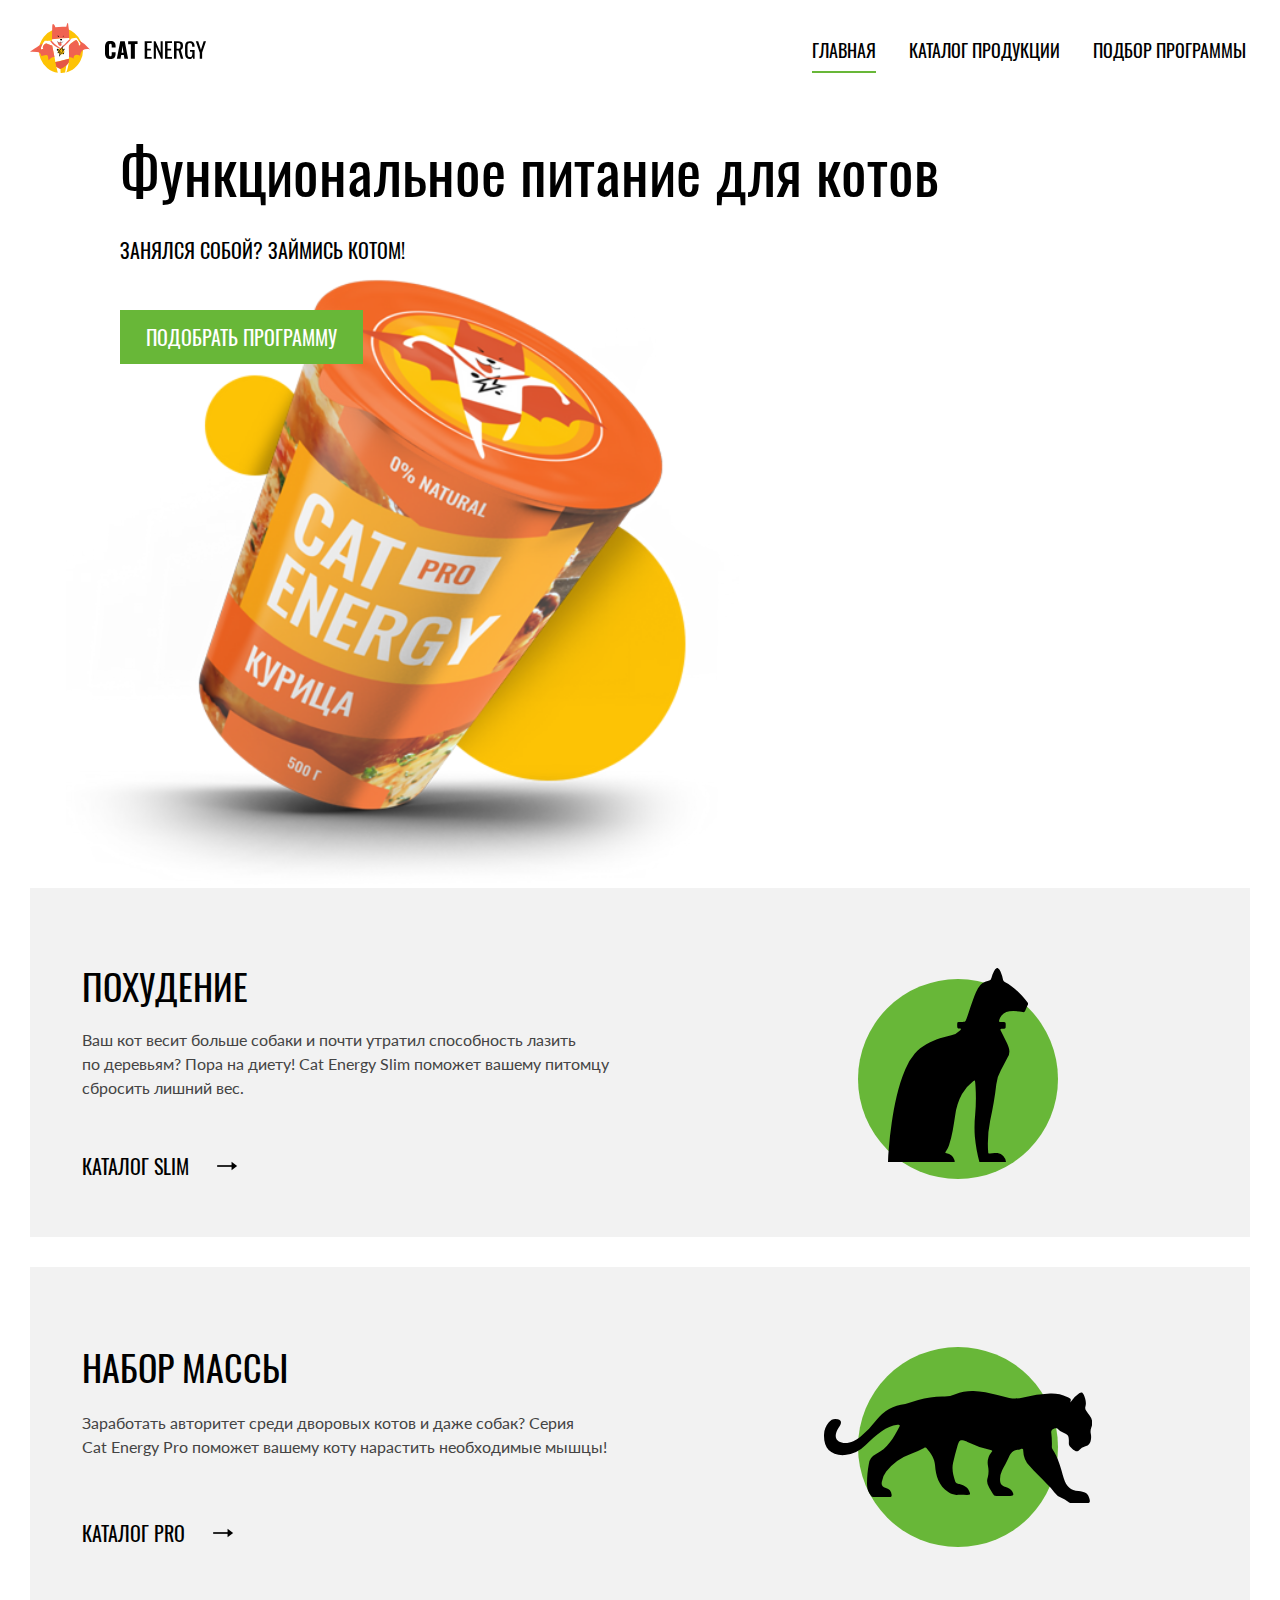
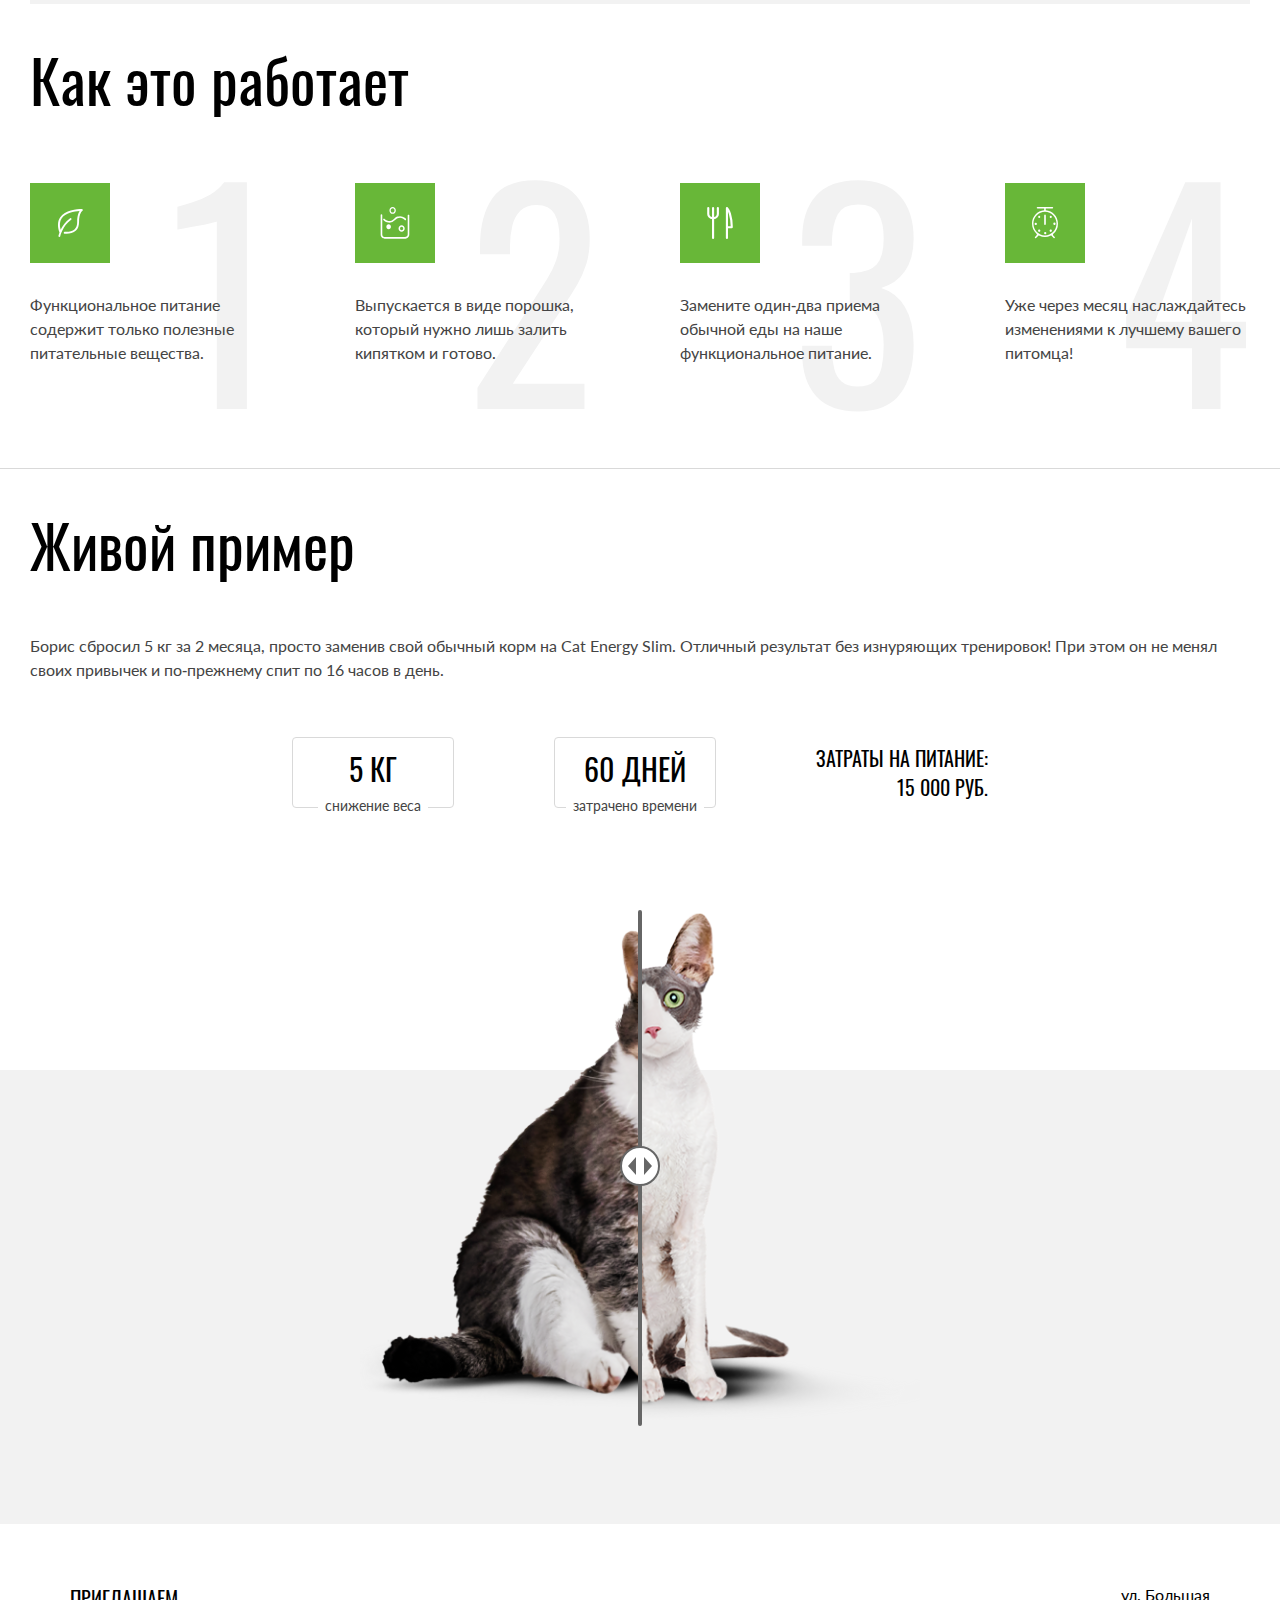
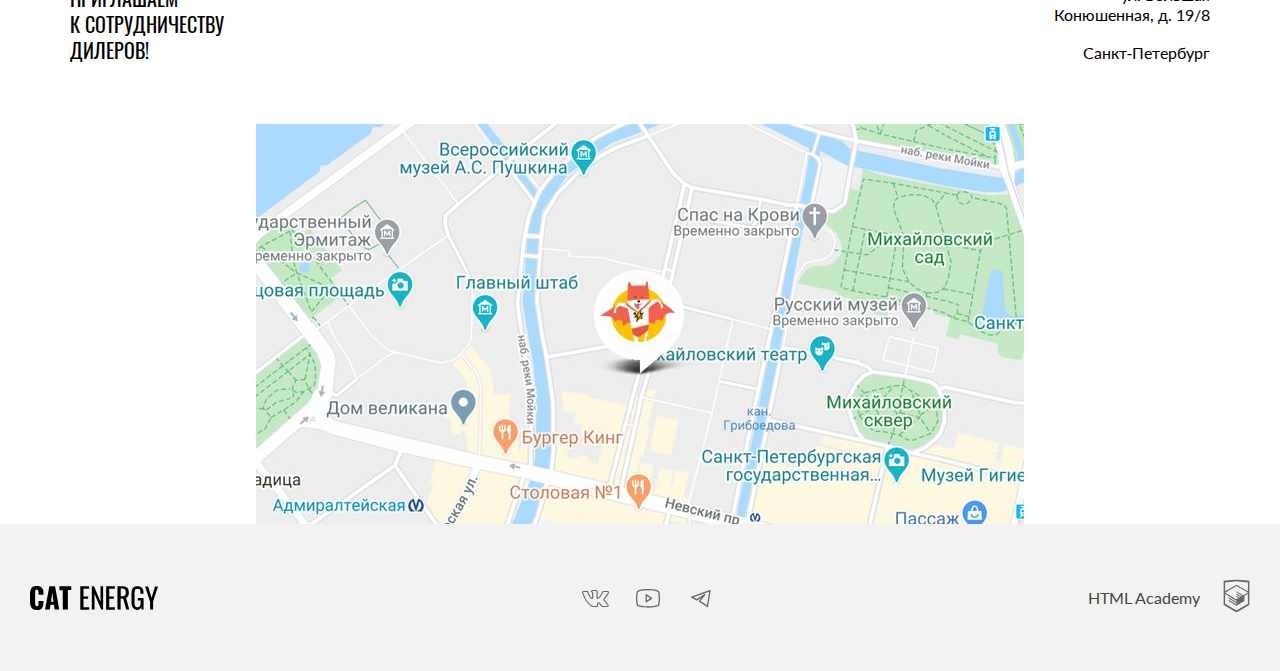
<file: index.html>
<!DOCTYPE html><html class="page" lang="ru"><head><meta charset="UTF-8"><title>Cat energy: размуное питания котиков</title><meta name="viewport" content="width=device-width,initial-scale=1"><link rel="manifest" href="manifest.webmanifest"><link rel="preload" href="../fonts/lato/Lato-Regular.woff2" type="font/woff2" as="font" crossorigin="anonymous"><link rel="preload" href="../fonts/oswald/oswaldregular.woff2" type="font/woff2" as="font" crossorigin="anonymous"><link rel="icon" href="favicon.ico"><link rel="icon" href="favicons/icon.svg" type="image/svg+xml"><link rel="apple-touch-icon" href="favicons/apple-icon-180x180.png"><link rel="stylesheet" href="styles/styles.css"><script src="scripts/index.js" defer="defer"></script></head><body class="page__body"><header class="main-header"><div class="main-header__wrapper decor"><nav class="main-nav main-nav--opened main-nav--nojs content-wrapper"><a class="main-header__logo logo-img" href="index.html"><picture><source media="(min-width: 1440px)" width="70" height="59" type="image/svg+xml" srcset="images/logo_desktop.svg"><source media="(min-width: 768px)" width="60" height="50" type="image/svg+xml" srcset="images/logo_tablet.svg"><img src="images/logo_mobile.svg" width="33" height="38" alt="Cat energy"></picture></a><a class="main-header__logo logo-text" aria-hidden="true" tabindex="-1" href="#"><picture><img class="logo-text__icon" src="images/logo_text.svg" width="101" height="18" alt="Cat energy"></picture></a><button class="main-nav__toggle toggle" type="button"><span class="visually-hidden">Открыть меню</span></button><ul class="main-nav__list site-list site-list--active site-list--tablet site-list--white"><li class="site-list__item decor"><a class="site-list__link site-list__link--current" href="index.html">Главная</a></li><li class="site-list__item decor"><a class="site-list__link" href="catalog.html">Каталог продукции</a></li><li class="site-list__item decor"><a class="site-list__link" href="#">Подбор программы</a></li></ul></nav></div></header><main class="main"><div class="hero hero--background content-wrapper"><div class="hero__wrapper"><h2 class="hero__title section-title">Функциональное питание&nbsp;для&nbsp;котов</h2><p class="hero__slogan">Занялся собой? Займись котом!</p></div><picture><source media="(min-width: 1440px)" srcset="images/index-can-desktop@1x.png, images/index-can-desktop@2x.png 2x" type="image/png" width="552" height="499"><source media="(min-width: 768px)" srcset="images/index-can-desktop@1x.png, images/index-can-desktop@2x.png 2x" type="image/png" width="709" height="499"><img class="hero__img" src="images/index-can-mobile@1x.png" srcset="images/index-can-mobile@2x.png 2x" width="280" height="270" alt="Фото лучшего продукта в линейке Cat energy Pro c курицей"></picture><a class="hero__button button button--primary" href="404.html">Подобрать программу</a></div><section class="programs content-wrapper"><div class="programs__content"><h2 class="visually-hidden">Выбор программы питания для котиков</h2><h3 class="programs__subtitle section-subtitle">Похудение</h3><img class="programs__img programs__img--slim" src="images/cat_slim.svg" width="50" height="55" alt="Иллюстрация похудевшего кота"><p class="programs__lead">Ваш кот весит больше собаки и&nbsp;почти утратил способность лазить по&nbsp;деревьям? Пора&nbsp;на&nbsp;диету! Cat&nbsp;Energy&nbsp;Slim поможет вашему питомцу сбросить лишний вес.</p><a class="programs__button button button--link" href="catalog.html">Каталог&nbsp;slim</a></div><div class="programs__content programs__content--pro"><h3 class="programs__subtitle section-subtitle">Набор массы</h3><img class="programs__img programs__img--pro" src="images/cat_pro.svg" width="67" height="55" alt="Иллюстрация мускулистого кота"><p class="programs__lead">Заработать авторитет среди дворовых котов и&nbsp;даже собак? Серия Cat&nbsp;Energy&nbsp;Pro поможет вашему коту нарастить необходимые мышцы!</p><a class="programs__button button button--link" href="catalog.html">Каталог&nbsp;pro</a></div></section><section class="features content-wrapper"><div class="features__wrapper decor"><h2 class="features__title section-title">Как это работает</h2><ul class="features__list features__content features__content--counter"><li class="features__item features__item--leaf"><p class="features__text">Функциональное питание содержит только полезные питательные вещества.</p></li><li class="features__item features__item--water"><p class="features__text">Выпускается в&nbsp;виде порошка, который нужно лишь залить кипятком и&nbsp;готово.</p></li><li class="features__item features__item--eat"><p class="features__text">Замените один&#8209;два приема обычной еды на&nbsp;наше функциональное питание.</p></li><li class="features__item features__item--clock"><p class="features__text">Уже через месяц наслаждайтесь изменениями к&nbsp;лучшему вашего питомца!</p></li></ul></div></section><section class="example"><div class="example__wrapper content-wrapper"><div class="example__text-container"><h2 class="example__title section-title">Живой пример</h2><div class="example__text-container"><p class="example__text">Борис сбросил 5&nbsp;кг за 2&nbsp;месяца, просто заменив свой обычный корм на Cat Energy Slim. Отличный результат без&nbsp;изнуряющих тренировок! При этом он не&nbsp;менял своих привычек и по&#8209;прежнему спит по&nbsp;16 часов в день.</p><dl class="example__stats stats"><div class="stats__item stats__item-wrapper"><dt class="stats__term">5&nbsp;кг</dt><dd class="stats__description">Снижение веса</dd></div><div class="stats__item stats__item-wrapper"><dt class="stats__term">60&nbsp;дней</dt><dd class="stats__description">Затрачено времени</dd></div><div class="stats__item stats__item-wrapper-row"><dt class="stats__term-row">15&nbsp;000 руб.</dt><dd class="stats__description-row">Затраты&nbsp;на&nbsp;питание:</dd></div></dl></div></div><div class="example__img-container"><div class="example__slider"><picture class="example__img example__img--before"><source media="(min-width: 768px)" srcset="images/cat_before_tablet@1x.png, images/cat_before_tablet@2x.png 2x" type="image/png" width="560" height="512"><img class="#" src="images/cat_before_mobil@1x.png" srcset="images/cat_before_mobil@2x.png 2x" width="280" height="256" alt="Кот Борис и его неприглядное До"></picture><div class="example__curtain"><button class="example__button button" type="button"><span class="visually-hidden">Кнопка для слайдера</span></button></div><picture class="example__img example__img--after"><source media="(min-width: 768px)" srcset="images/cat_after_tablet@1x.png, images/cat_after_tablet@2x.png 2x" type="image/png" width="560" height="512"><img class="#" src="images/cat_after_mobile@1x.png" srcset="images/cat_after_mobile@2x.png 2x" width="280" height="256" alt="Кот Борис и его завораживающее После"></picture></div></div></div></section><section class="map"><h2 class="visually-hidden">Как нас найти</h2><div class="map__container map__container--img"><iframe class="map__iframe" src="https://www.google.com/maps/embed?pb=!1m18!1m12!1m3!1d1996.8226088327244!2d30.314833977924415!3d59.968265974930056!2m3!1f0!2f0!3f0!3m2!1i1024!2i768!4f13.1!3m3!1m2!1s0x4696310fca5afc31%3A0x5f2ac55f567b2400!2sHTML%20Academy!5e0!3m2!1sru!2sth!4v1726111273182!5m2!1sru!2sth" width="600" height="450" style="border:0;" allowfullscreen="" loading="lazy" referrerpolicy="no-referrer-when-downgrade"></iframe><picture><source media="(min-width: 1440px)" srcset="images/map_desktop@1x.jpg, images/map_desktop@2x.jpg 2x" type="image/png" width="1440" height="400"><source media="(min-width: 768px)" srcset="images/map_tablet@1x.jpg, images/map_tablet@2x.jpg 2x" type="image/png" width="768" height="400"><img class="map__img" src="images/map_mobile@1x.jpg" srcset="images/map_mobile@2x.jpg 2x" width="320" height="326" alt="Большая Конюшенная, дом 19/8, Санкт-Петербург "></picture></div><div class="map__container map__container--txt content-wrapper"><div class="partnership"><h3 class="partnership__title">Приглашаем к&nbsp;сотрудничеству дилеров!</h3><p class="partnership__address"><span class="partnership__address-text">ул.&nbsp;Большая Конюшенная,&nbsp;д.&nbsp;19/8</span> <span class="partnership__address-text">Санкт&#8209;Петербург</span></p></div></div></section></main><footer class="main-footer"><div class="main-footer__wrapper content-wrapper"><a class="main-footer__logo logo-text decor" href="https://htmlacademy.ru/intensive/adaptive" target="_blank" rel="noreferrer noopener"><svg class="logo-text__icon" aria-hidden="true" focusable="false" viewBox="0 0 128 24" width="128" height="24" xmlns="http://www.w3.org/2000/svg"><path fill-rule="evenodd" clip-rule="evenodd" d="M1.62 21.96a9.43 9.43 0 0 1-1.6-5.72v-8.48a9.56 9.56 0 0 1 1.5-5.82c1.1-1.33 2.8-1.94 5.31-1.94 2.5 0 4.1.61 5.1 1.74a7.43 7.43 0 0 1 1.51 5v2.04h-4.9v-2.35a5.4 5.4 0 0 0-.3-2.04 1.42 1.42 0 0 0-1.4-.82c-.71 0-1.21.2-1.41.72a6.72 6.72 0 0 0-.3 2.25v10.92a4.3 4.3 0 0 0 .4 2.15c.2.5.7.71 1.4.71s1.1-.2 1.3-.71c.23-.7.33-1.42.3-2.15v-2.45h4.91v2.05a7.92 7.92 0 0 1-1.5 5.1c-1 1.23-2.7 1.84-5.1 1.84-2.41-.1-4.22-.71-5.22-2.04Zm17.73-21.66h5.7l4.21 23.3h-4.6l-.8-4.91h-3.31l-.8 4.9h-4.7l4.3-23.28Zm4.1 15.33-1.2-9.1-1.2 9.1h2.4Zm9.32-11.44h-3.4v-3.88h11.9v3.78h-3.4v19.5h-5.1v-19.4Zm17.63-3.89h8.8v2.46h-5.7v7.66h4.6v2.35h-4.6v8.57h5.7v2.35h-8.9v-23.38h.1Zm11.4 0h2.21l6.51 15.43v-15.42h2.6v23.28h-2l-6.6-15.93v15.93h-2.71v-23.28Zm14.33 0h8.81v2.46h-5.7v7.66h4.6v2.35h-4.6v8.57h5.7v2.35h-8.81v-23.38Zm11.41 0h4.61a7.9 7.9 0 0 1 5.1 1.44c1.1.92 1.6 2.55 1.6 4.7 0 2.96-.9 4.8-2.8 5.4l3.21 11.65h-3.1l-3-10.93h-2.51v10.93h-3.2v-23.18h.1Zm4.41 10.01c1.03.1 2.06-.2 2.9-.81.6-.51.9-1.53.9-3.07a6.72 6.72 0 0 0-.3-2.24 2.58 2.58 0 0 0-1.1-1.23 4.49 4.49 0 0 0-2.2-.4h-1.4v7.65h1.2v.1Zm10.91 11.55a10.49 10.49 0 0 1-1.4-5.93v-7.76a17 17 0 0 1 .5-4.4c.34-1.06 1-2 1.9-2.65 1.12-.67 2.41-1 3.71-.92 2.1 0 3.6.51 4.5 1.64a7.93 7.93 0 0 1 1.41 5.1v.82h-3v-.71c0-.86-.07-1.71-.2-2.56a2.05 2.05 0 0 0-.8-1.32 3.05 3.05 0 0 0-1.9-.51 2.96 2.96 0 0 0-2.01.6 2.3 2.3 0 0 0-.8 1.64c-.13.92-.2 1.84-.2 2.76v8.68a9.43 9.43 0 0 0 .6 3.88c.4.82 1.2 1.12 2.4 1.12a2.38 2.38 0 0 0 2.4-1.22c.53-1.3.77-2.69.7-4.09v-1.63h-2.9v-2.35h5.81v11.54h-2l-.3-2.65a4.17 4.17 0 0 1-1.56 2.2c-.74.53-1.64.8-2.55.76a4.92 4.92 0 0 1-4.3-2.04Zm17.13-6.44-4.9-15.01h3l3.5 11.23 3.4-11.23h3.01l-4.9 15.01v8.17h-3.01v-8.17h-.1Z" fill="currentColor"/></svg> <span class="visually-hidden">Главная страницы</span></a><ul class="main-footer__social social decor"><li class="social__item"><a class="social__link" href="https://vk.com/htmlacademy" target="_blank" rel="noreferrer noopener"><svg class="social__icon" aria-hidden="true" focusable="false" viewBox="0 0 28 22" width="28" height="22" xmlns="http://www.w3.org/2000/svg"><path fill-rule="evenodd" clip-rule="evenodd" d="M1 5.34c0-.86.52-1.32 1.55-1.38l3.97.02c.26 0 .44.13.53.38.4 1.26.86 2.34 1.37 3.25.5.92 1.17 1.97 1.99 3.16.07.15.18.23.34.23.13 0 .22-.06.3-.18l.07-.28.03-4.35c0-.3-.07-.5-.23-.6-.15-.1-.43-.18-.83-.23-.32-.05-.48-.23-.48-.55 0-.07 0-.12.02-.15.38-1.09 1.44-1.63 3.2-1.63l1.5-.03c.67 0 1.23.16 1.67.48.44.32.67.82.67 1.5v5.72c.12.08.24.12.34.12.27 0 .5-.15.7-.45 1.95-2.58 3-4.31 3.17-5.18a.3.3 0 0 1 .05-.13c.12-.25.33-.47.61-.65.29-.19.53-.31.75-.38a.55.55 0 0 1 .24-.05h4.13l.26.03c.36 0 .63.16.83.47.07.1.12.21.15.33a2.4 2.4 0 0 1 .06.55v.18a6.11 6.11 0 0 1-.94 2.2 23.4 23.4 0 0 1-1.93 2.53c-.79.9-1.27 1.5-1.47 1.78a.93.93 0 0 0-.24.56c0 .13.07.28.21.45l3.9 4.63c.2.26.31.56.31.88 0 .38-.16.7-.48.95-.32.25-.7.4-1.14.43l-.46.02h-4.04c-.02 0-.06 0-.11.02a.86.86 0 0 1-.1.01c-.4 0-.76-.16-1.1-.48-.12-.13-.96-1.12-2.5-2.97a1.39 1.39 0 0 0-.38-.32 38.47 38.47 0 0 0-.53 2.24l-.08.42a1.4 1.4 0 0 1-1.12 1.06l-.37.02h-2.61c-1.48 0-2.95-.63-4.41-1.9a19.3 19.3 0 0 1-3.96-4.95 47.51 47.51 0 0 1-3.28-7.05 1.92 1.92 0 0 1-.13-.73Zm16.01 6.51c-.37 0-.7-.1-1.01-.29a.9.9 0 0 1-.45-.79v-5.78c0-.34-.1-.58-.27-.72-.18-.14-.49-.21-.93-.21l-1.52.05c-.76 0-1.34.12-1.73.37.78.36 1.17.93 1.17 1.71v4.43a1.5 1.5 0 0 1-.53 1.04 1.6 1.6 0 0 1-1.07.42c-.53 0-.94-.24-1.22-.73a26.16 26.16 0 0 1-3.1-5.63l-.23-.66-3.55-.02c-.23 0-.36.01-.38.03-.03.03-.04.1-.04.22 0 .15.01.3.05.48l.56 1.4c1.49 3.64 3.11 6.51 4.86 8.6 1.75 2.1 3.47 3.15 5.16 3.15h2.66c.1 0 .19-.03.24-.09.05-.06.1-.17.13-.34l.06-.25.5-2.21c.15-.3.27-.5.38-.6.2-.2.42-.28.69-.28.43 0 .86.24 1.3.73l2.27 2.71c.14.22.3.33.45.33h4.4c.53 0 .8-.13.8-.38a.47.47 0 0 0-.08-.25l-3.87-4.55c-.3-.35-.45-.73-.45-1.13 0-.4.14-.8.43-1.16.23-.34.68-.9 1.34-1.67.67-.78 1.25-1.51 1.75-2.19.5-.68.82-1.3.98-1.85l.08-.33a.37.37 0 0 1-.02-.16.54.54 0 0 0-.03-.19h-4.18c-.27.1-.48.25-.64.45l-.16.48c-.45 1.16-1.6 2.94-3.5 5.36-.36.33-.8.5-1.3.5Z" fill="currentColor"/></svg> <span class="visually-hidden">ссылка на Вконтакт</span></a></li><li class="social__item"><a class="social__link" href="https://www.youtube.com/user/htmlacademyru" target="_blank" rel="noreferrer noopener"><svg class="social__icon" aria-hidden="true" focusable="false" viewBox="0 0 28 22" width="28" height="22" xmlns="http://www.w3.org/2000/svg"><path fill-rule="evenodd" clip-rule="evenodd" d="m17.85 10.8-5.24-3.5a.65.65 0 0 0-1.01.55v6.98a.65.65 0 0 0 1.01.54l5.24-3.49a.65.65 0 0 0 0-1.09Zm-4.94 2.8v-4.53l3.4 2.27-3.4 2.27Zm12.48-8.56a2.4 2.4 0 0 0-1.45-1.63c-3.72-1.43-9.69-1.41-9.94-1.41s-6.22-.02-9.94 1.4a2.4 2.4 0 0 0-1.45 1.64 25.32 25.32 0 0 0-.61 6.3c0 3.26.33 5.22.61 6.3a2.4 2.4 0 0 0 1.45 1.63c3.72 1.43 9.69 1.4 9.94 1.4h.08c.75 0 6.31-.04 9.86-1.4a2.4 2.4 0 0 0 1.45-1.64c.28-1.07.61-3.03.61-6.3 0-3.25-.33-5.22-.61-6.29Zm-1.27 12.27a1.1 1.1 0 0 1-.65.74c-3.5 1.34-9.4 1.32-9.47 1.32-.07 0-5.98.02-9.47-1.32a1.09 1.09 0 0 1-.65-.74c-.27-1-.57-2.85-.57-5.97 0-3.12.3-4.97.57-5.97a1.1 1.1 0 0 1 .65-.74c3.5-1.34 9.4-1.32 9.47-1.32.07 0 5.98-.02 9.47 1.32a1.1 1.1 0 0 1 .65.74c.27 1 .57 2.85.57 5.97 0 3.12-.3 4.96-.57 5.97Z" fill="currentColor"/></svg> <span class="visually-hidden">ссылка на Youtube</span></a></li><li class="social__item"><a class="social__link" href="https://t.me/htmlacademy" target="_blank" rel="noreferrer noopener"><svg class="social__icon" aria-hidden="true" focusable="false" viewBox="0 0 28 22" width="28" height="22" xmlns="http://www.w3.org/2000/svg"><path fill-rule="evenodd" clip-rule="evenodd" d="M23.46 3.15c.18.15.27.38.23.61l-2.63 15.76a.66.66 0 0 1-1.01.44l-7.88-5.25a.66.66 0 0 1-.15-.96l2.61-3.26-4.36 2.9a.66.66 0 0 1-.65.05l-5.26-2.63a.66.66 0 0 1 .08-1.2l18.38-6.57a.66.66 0 0 1 .64.11Zm-17.13 7.17 3.53 1.77 7.56-5.04a.66.66 0 0 1 .88.96l-4.8 6 6.43 4.3 2.28-13.66-15.88 5.67Z" fill="currentColor"/></svg> <span class="visually-hidden">ссылка на Телеграм</span></a></li></ul><div class="main-footer__copyright copyright"><a class="copyright__link copyright__logo" href="https://htmlacademy.ru/"><p class="copyright__text">HTML Academy</p></a></div></div></footer></body></html>
</file>
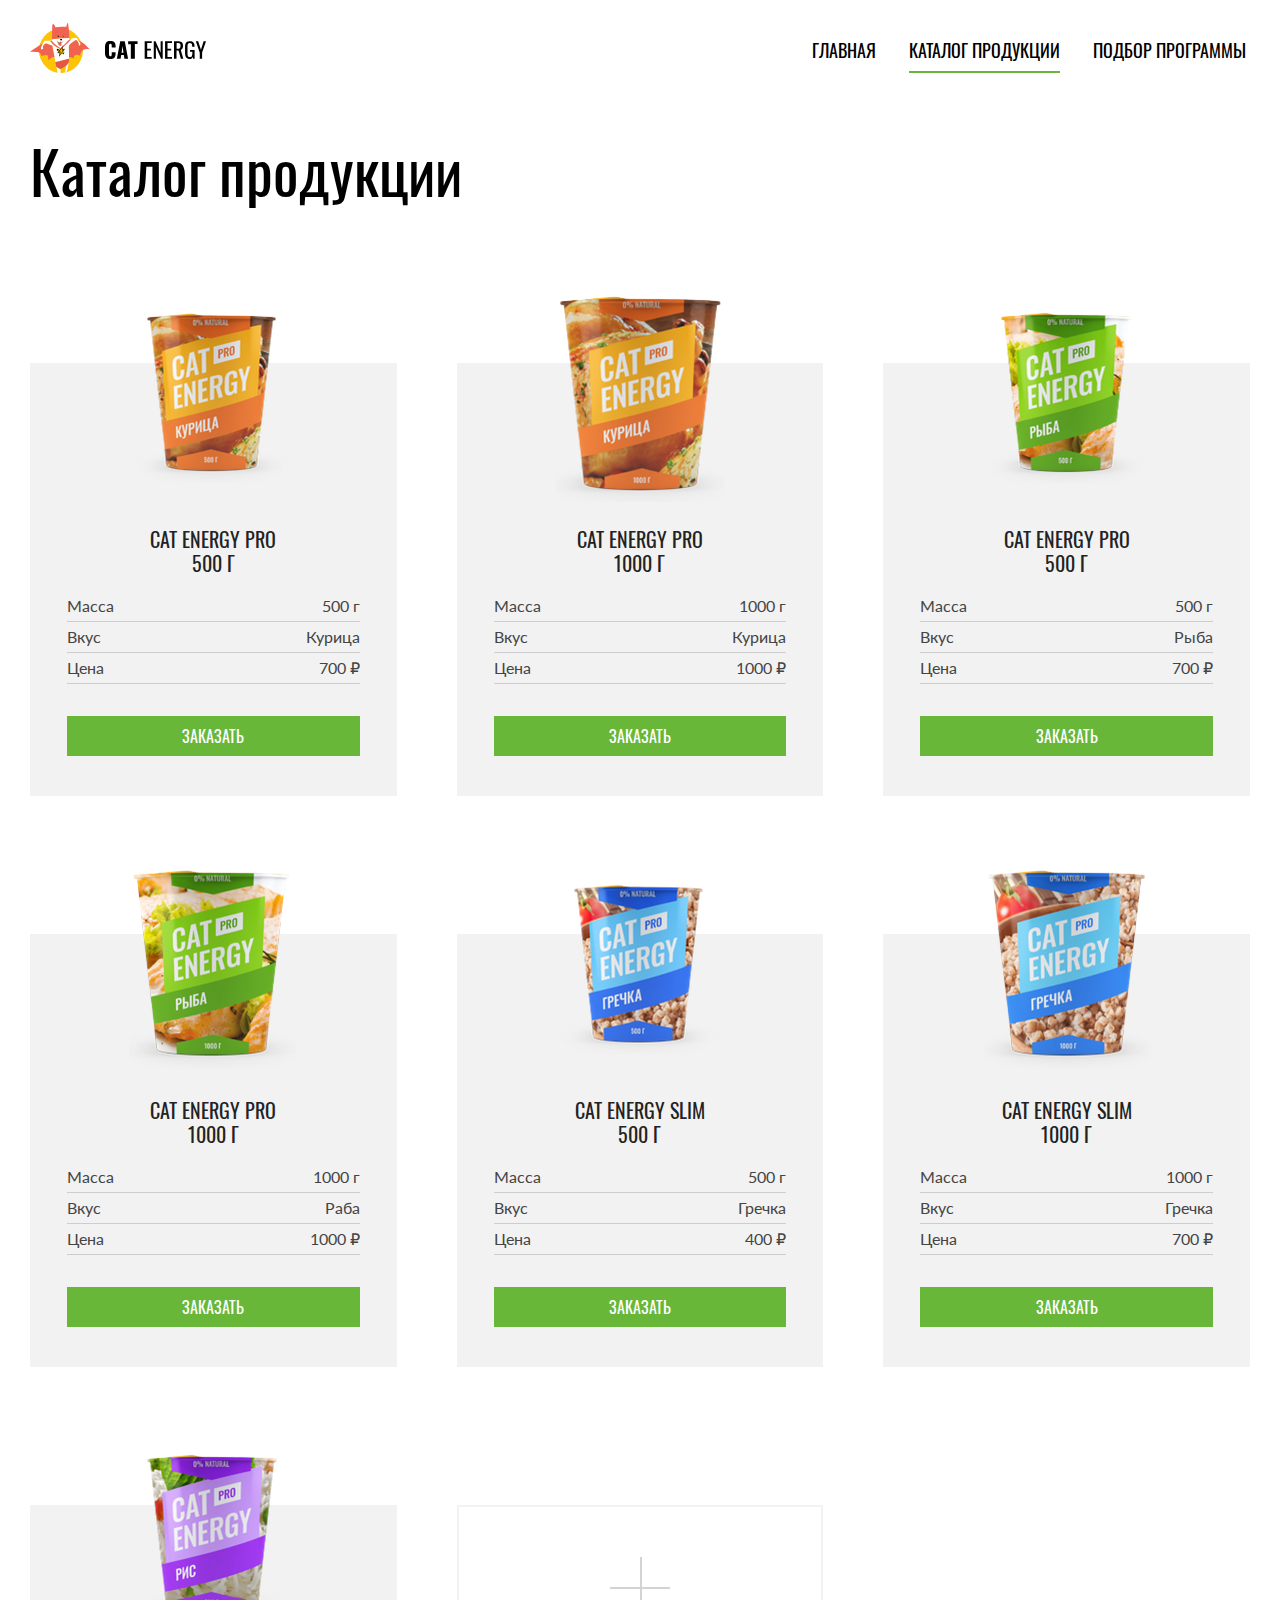
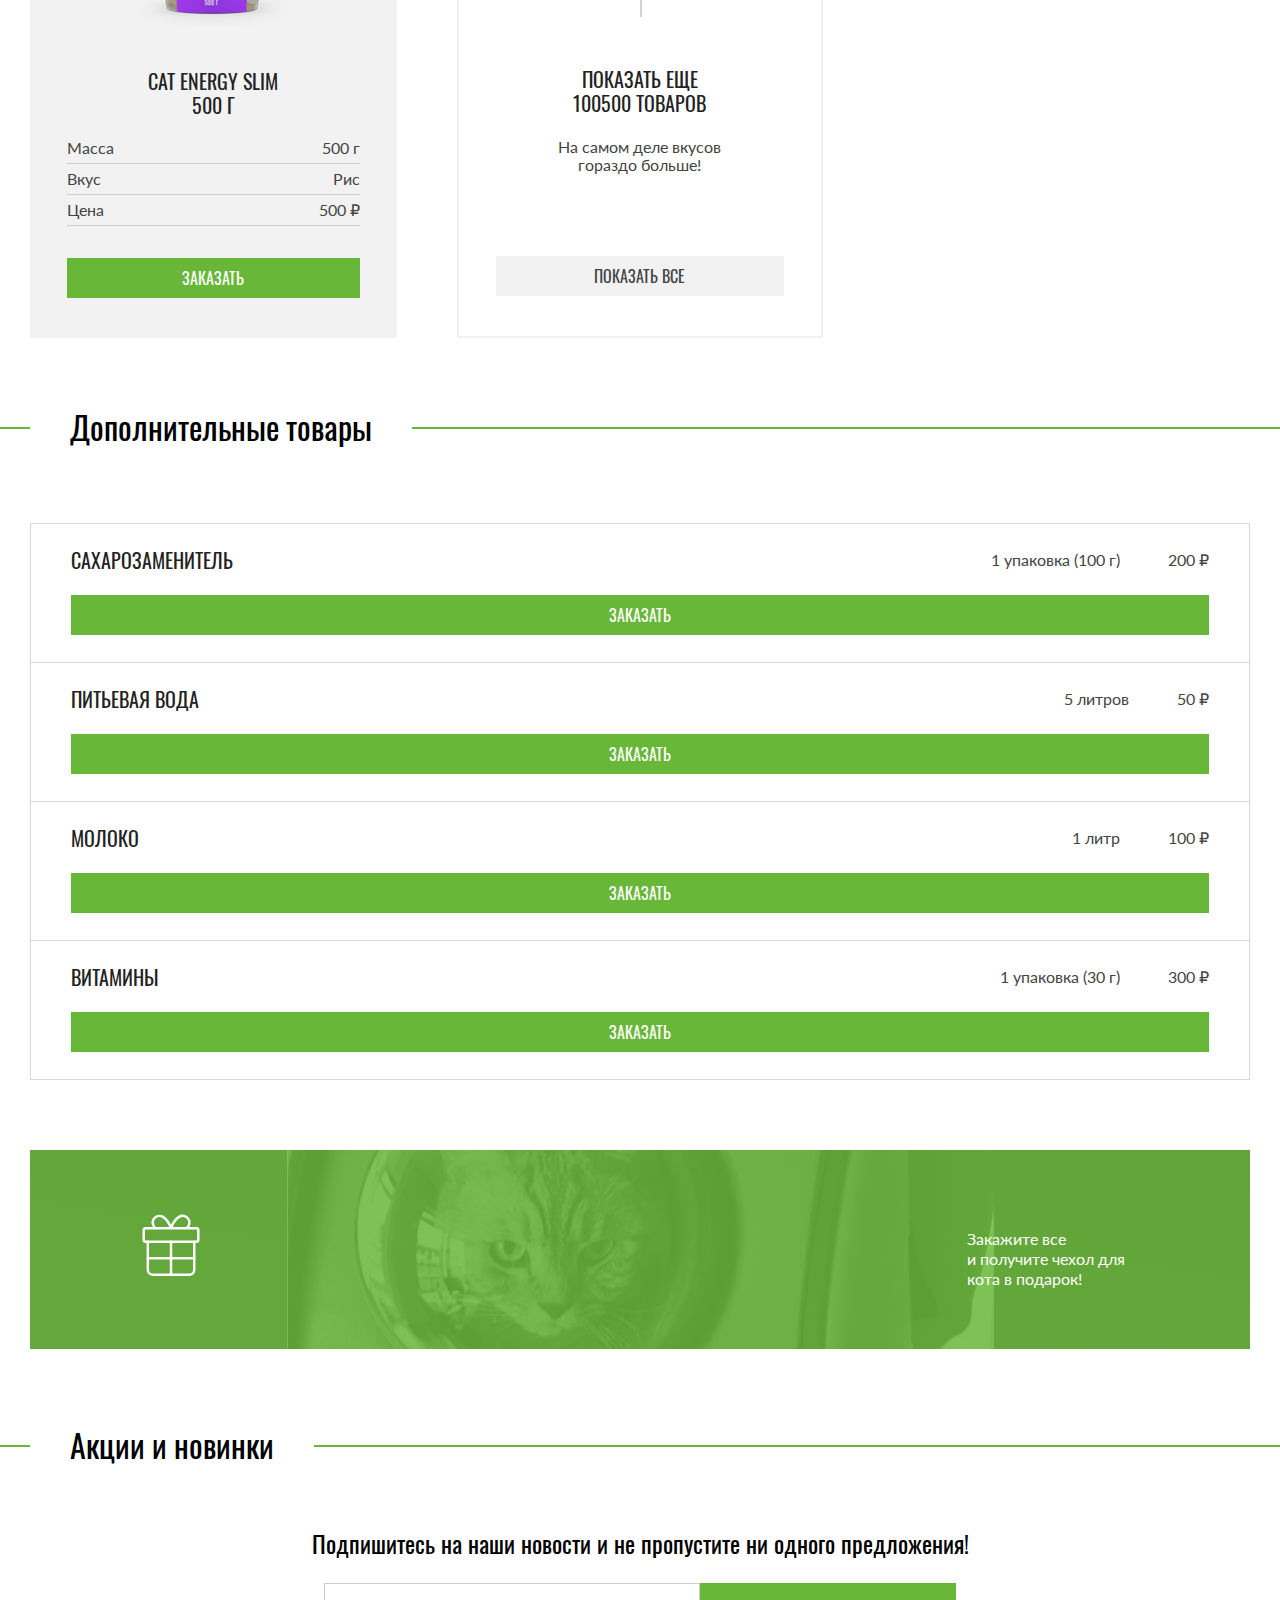
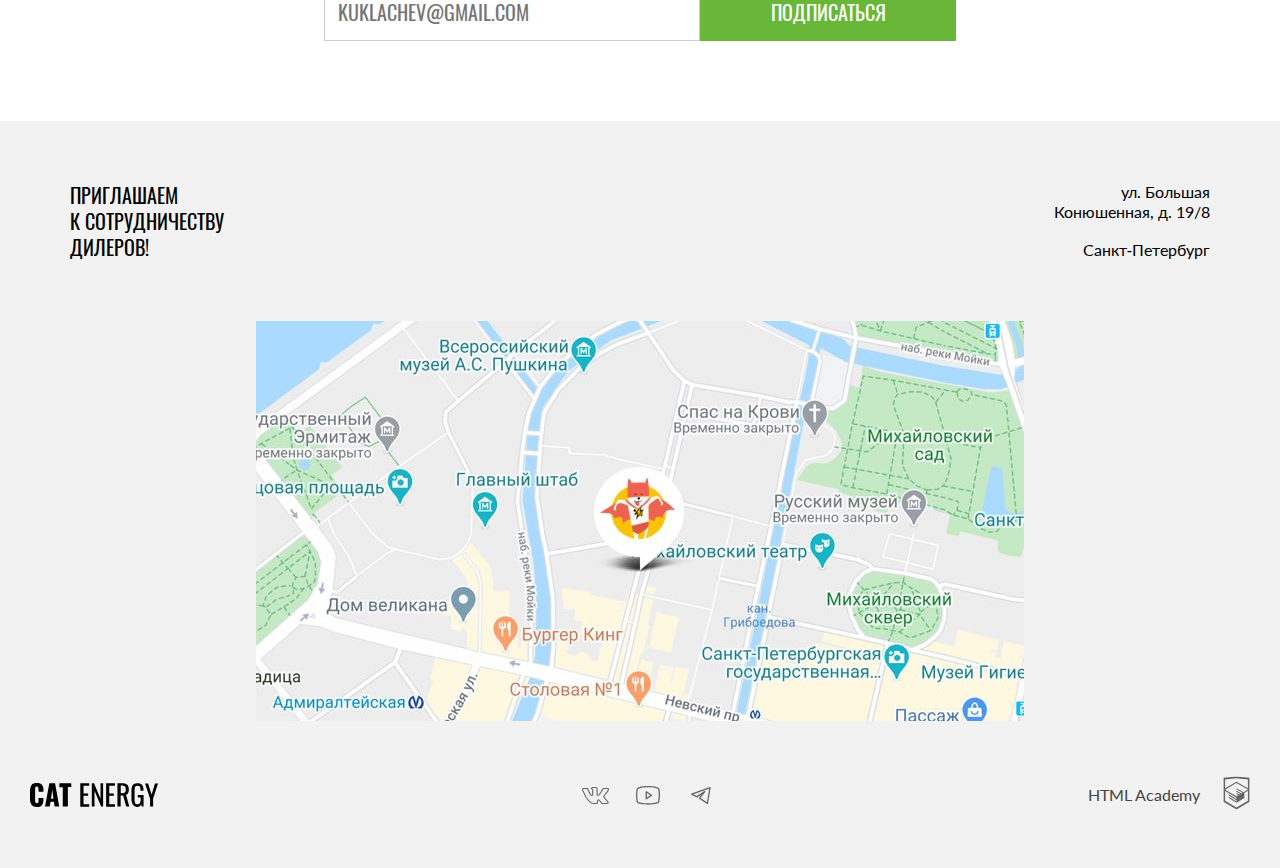
<file: catalog.html>
<!DOCTYPE html><html class="page" lang="ru"><head><meta charset="UTF-8"><title>Cat energy: размуное питания котиков</title><meta name="viewport" content="width=device-width,initial-scale=1"><link rel="preload" href="../fonts/lato/Lato-Regular.woff2" type="font/woff2" as="font" crossorigin="anonymous"><link rel="preload" href="../fonts/oswald/oswaldregular.woff2" type="font/woff2" as="font" crossorigin="anonymous"><link rel="stylesheet" href="styles/styles.css"><link rel="icon" href="favicon.ico"><link rel="icon" href="favicons/icon.svg" type="image/svg+xml"><link rel="apple-touch-icon" href="favicons/apple-icon-180x180.png"><link rel="manifest" href="manifest.webmanifest"><script src="scripts/index.js" defer="defer"></script></head><body class="page__body"><header class="main-header main-header--catalog"><div class="main-header__wrapper decor"><nav class="main-nav main-nav--nojs main-nav--opened content-wrapper"><a class="main-header__logo logo-img" href="index.html"><picture><source media="(min-width: 1440px)" width="70" height="59" type="image/svg+xml" srcset="images/logo_desktop.svg"><source media="(min-width: 768px)" width="60" height="50" type="image/svg+xml" srcset="images/logo_tablet.svg"><img src="images/logo_mobile.svg" width="33" height="38" alt="Cat energy"></picture></a><a class="main-header__logo logo-text" aria-hidden="true" tabindex="-1" href="#"><picture><img class="logo-text__icon" src="images/logo_text.svg" width="101" height="18" alt="Cat energy"></picture></a><button class="main-nav__toggle toggle" type="button"><span class="visually-hidden">Открыть меню</span></button><ul class="main-nav__list site-list site-list--active site-list--tablet"><li class="site-list__item decor"><a class="site-list__link" href="index.html">Главная</a></li><li class="site-list__item decor"><a class="site-list__link site-list__link--current" href="catalog.html">Каталог продукции</a></li><li class="site-list__item decor"><a class="site-list__link" href="404.html">Подбор программы</a></li></ul></nav></div></header><main class="main"><section class="catalog content-wrapper"><div class="catalog__container"><h1 class="catalog__title decor">Каталог продукции</h1><div class="catalog__wrapper"><article class="catalog__item card decor"><a class="card__link-for-title" href="404.html"><h3 class="card__title">Cat Energy PRO 500 г</h3></a><a class="card__link-for-img" href="404.html" tabindex="-1"><picture><source media="(min-width: 1440px)" srcset="images/catalog_pro_chiken_500_desk@1x.png, images/catalog_pro_chiken_500_desk@2x.png 2x" width="200" height="210" type="image/png"><source media="(min-width: 768px)" srcset="images/catalog_pro_chiken_500_desk@1x.png, images/catalog_pro_chiken_500_desk@2x.png 2x" width="200" height="210" type="image/png"><img src="images/catalog_pro_chiken_500_mob@1x.png" srcset="images/catalog_pro_chiken_500_mob@2x.png 2x" width="140" height="107" alt="Корм для котов Cat energy PRO 500г  со вкусом курицы"></picture></a><section class="card__spec"><h4 class="visually-hidden" aria-hidden="true">Характеристика Cat energy PRO 500г"</h4><dl class="card__list"><div class="card__item"><dt class="card__term">Масса</dt><dd class="card__description">500 г</dd></div><div class="card__item"><dt class="card__term">Вкус</dt><dd class="card__description">Курица</dd></div><div class="card__item"><dt class="card__term">Цена</dt><dd class="card__description">700 ₽</dd></div></dl></section><button class="card__button button button--primary" type="button">Заказать</button></article><article class="catalog__item card decor"><a class="card__link-for-title" href="404.html"><h3 class="card__title">Cat Energy PRO 1000 г</h3></a><a class="card__link-for-img" tabindex="-1" href="404.html"><picture><source media="(min-width: 768px)" srcset="images/catalog_pro_chiken_1000_desk@1x.png, images/catalog_pro_chiken_1000_desk@2x.png 2x" width="200" height="210" type="image/png"><img src="images/catalog_pro_chiken_1000_mob@1x.png" srcset="images/catalog_pro_chiken_1000_mob@2x.png 2x" width="140" height="107" alt="Корм для котов Cat energy PRO 500г со вкусом курицы"></picture></a><section class="card__spec"><h4 class="visually-hidden" aria-hidden="true">Характеристика Cat energy PRO 500г"</h4><dl class="card__list"><div class="card__item"><dt class="card__term">Масса</dt><dd class="card__description">1000 г</dd></div><div class="card__item"><dt class="card__term">Вкус</dt><dd class="card__description">Курица</dd></div><div class="card__item"><dt class="card__term">Цена</dt><dd class="card__description">1000 ₽</dd></div></dl></section><button class="card__button button button--primary" type="button">Заказать</button></article><article class="catalog__item card decor"><a class="card__link-for-title" href="404.html"><h3 class="card__title">Cat Energy PRO 500 г</h3></a><a class="card__link-for-img" tabindex="-1" href="404.html"><picture><source media="(min-width: 768px)" srcset="images/catalog_pro_fish_500_desk@1x.png, images/catalog_pro_fish_500_desk@2x.png 2x" width="200" height="210" type="image/png"><img src="images/catalog_pro_fish_500_mob@1x.png" srcset="images/catalog_pro_fish_500_mob@2x.png 2x" width="140" height="107" alt="Корм для котов Cat energy PRO 500г со вкусом рыбы"></picture></a><section class="card__spec"><h4 class="visually-hidden" aria-hidden="true">Характеристика Cat energy PRO 500г"</h4><dl class="card__list"><div class="card__item"><dt class="card__term">Масса</dt><dd class="card__description">500 г</dd></div><div class="card__item"><dt class="card__term">Вкус</dt><dd class="card__description">Рыба</dd></div><div class="card__item"><dt class="card__term">Цена</dt><dd class="card__description">700 ₽</dd></div></dl></section><button class="card__button button button--primary" type="button">Заказать</button></article><article class="catalog__item card decor"><a class="card__link-for-title" href="404.html"><h3 class="card__title">Cat Energy PRO 1000 г</h3></a><a class="card__link-for-img" tabindex="-1" href="404.html"><picture><source media="(min-width: 768px)" srcset="images/catalog_pro_fish_1000_desk@1x.png, images/catalog_pro_fish_1000_desk@2x.png 2x" width="200" height="210" type="image/png"><img src="images/catalog_pro_fish_1000_mob@1x.png" srcset="images/catalog_pro_fish_1000_mob@2x.png 2x" width="140" height="107" alt="Корм для котов Cat energy PRO 1000г со вкусом рыбы"></picture></a><section class="card__spec"><h4 class="visually-hidden" aria-hidden="true">Характеристика Cat energy PRO 500г"</h4><dl class="card__list"><div class="card__item"><dt class="card__term">Масса</dt><dd class="card__description">1000 г</dd></div><div class="card__item"><dt class="card__term">Вкус</dt><dd class="card__description">Раба</dd></div><div class="card__item"><dt class="card__term">Цена</dt><dd class="card__description">1000 ₽</dd></div></dl></section><button class="card__button button button--primary" type="button">Заказать</button></article><article class="catalog__item card decor"><a class="card__link-for-title" href="404.html"><h3 class="card__title">Cat Energy SLIM 500 г</h3></a><a class="card__link-for-img" tabindex="-1" href="404.html"><picture><source media="(min-width: 768px)" srcset="images/catalog_slim_buckweat_500_desk@1x.png, images/catalog_slim_buckweat_500_desk@2x.png 2x" width="200" height="210" type="image/png"><img src="images/catalog_slim_buckweat_500_mob@1x.png" srcset="images/catalog_slim_buckweat_500_mob@2x.png 2x" width="140" height="107" alt="Корм для котов Cat energy SLIM 1000г со вкусом гречки"></picture></a><section class="card__spec"><h4 class="visually-hidden" aria-hidden="true">Характеристика Cat energy PRO 500г со вкусом гречки"</h4><dl class="card__list"><div class="card__item"><dt class="card__term">Масса</dt><dd class="card__description">500 г</dd></div><div class="card__item"><dt class="card__term">Вкус</dt><dd class="card__description">Гречка</dd></div><div class="card__item"><dt class="card__term">Цена</dt><dd class="card__description">400 ₽</dd></div></dl></section><button class="card__button button button--primary" type="button">Заказать</button></article><article class="catalog__item card decor"><a class="card__link-for-title" href="404.html"><h3 class="card__title">Cat Energy SLIM 1000 г</h3></a><a class="card__link-for-img" tabindex="-1" href="404.html"><picture><source media="(min-width: 768px)" srcset="images/catalog_slim_buckweat_1000_desk@1x.png, images/catalog_slim_buckweat_1000_desk@2x.png 2x" width="200" height="210" type="image/png"><img src="images/catalog_slim_buckweat_1000_mob@1x.png" srcset="images/catalog_slim_buckweat_1000_mob@2x.png 2x" width="140" height="107" alt="Корм для котов Cat energy PRO 1000г со вкусом гречки"></picture></a><section class="card__spec"><h4 class="visually-hidden" aria-hidden="true">Характеристика Cat energy SLIM 1000г со вкусом гречки"</h4><dl class="card__list"><div class="card__item"><dt class="card__term">Масса</dt><dd class="card__description">1000 г</dd></div><div class="card__item"><dt class="card__term">Вкус</dt><dd class="card__description">Гречка</dd></div><div class="card__item"><dt class="card__term">Цена</dt><dd class="card__description">700 ₽</dd></div></dl></section><button class="card__button button button--primary" type="button">Заказать</button></article><article class="catalog__item card decor"><a class="card__link-for-title" href="404.html"><h3 class="card__title">Cat Energy SLIM 500 г</h3></a><a class="card__link-for-img" tabindex="-1" href="404.html"><picture><source media="(min-width: 768px)" srcset="images/catalog_slim_rice_500_desk@1x.png, images/catalog_slim_rice_500_desk@2x.png 2x" width="200" height="210" type="image/png"><img src="images/catalog_slim_rice_500_mob@1x.png" srcset="images/catalog_slim_rice_500_mob@2x.png 2x" width="140" height="107" alt="Корм для котов Cat energy PRO 1000г со вкусом риса"></picture></a><section class="card__spec"><h4 class="visually-hidden" aria-hidden="true">Характеристика Cat energy PRO 500г со вкусом риса"</h4><dl class="card__list"><div class="card__item"><dt class="card__term">Масса</dt><dd class="card__description">500 г</dd></div><div class="card__item"><dt class="card__term">Вкус</dt><dd class="card__description">Рис</dd></div><div class="card__item"><dt class="card__term">Цена</dt><dd class="card__description">500 ₽</dd></div></dl></section><button class="card__button button button--primary" type="button">Заказать</button></article><nav class="catalog__item pagination decor"><a class="pagination__link" href="404.html"><h3 class="pagination__title">Показать еще 100500 товаров</h3><p class="pagination__text">На самом деле вкусов гораздо больше!</p></a><button class="pagination__button pagination__button--to-all button button--secondary" type="button">Показать все</button></nav></div></div></section><section class="accessories"><div class="title-container-line"><div class="title-container-line__inner"><h2 class="accessories__title title-container-line__title decor">Дополнительные товары</h2></div></div><div class="accessories__wrapper content-wrapper"><section class="accessories__column accessories__column--product"><h3 class="visually-hidden">Дополнительные товары</h3><article class="accessories__item decor"><h4 class="accessories__subject">Сахарозаменитель</h4><dl class="accessories__list"><dt class="accessories__term">1 упаковка (100 г)</dt><dd class="accessories__description">200 ₽</dd></dl><button class="accessories__button button button--primary" type="button">Заказать</button></article><article class="accessories__item decor"><h4 class="accessories__subject">Питьевая вода</h4><dl class="accessories__list"><dt class="accessories__term">5 литров</dt><dd class="accessories__description">50 ₽</dd></dl><button class="accessories__button button button--primary" type="button">Заказать</button></article><article class="accessories__item decor"><h4 class="accessories__subject">Молоко</h4><dl class="accessories__list"><dt class="accessories__term">1 литр</dt><dd class="accessories__description">100 ₽</dd></dl><button class="accessories__button button button--primary" type="button">Заказать</button></article><article class="accessories__item decor"><h4 class="accessories__subject">Витамины</h4><dl class="accessories__list"><dt class="accessories__term">1 упаковка (30 г)</dt><dd class="accessories__description">300 ₽</dd></dl><button class="accessories__button button button--primary" type="button">Заказать</button></article></section><section class="accessories__column accessories__column--gift promotion-gift"><h2 class="visually-hidden">Акция</h2><div class="promotion-gift__svg"></div><strong class="promotion-gift__text">Закажите все<br>и получите чехол для<br>кота в подарок!</strong></section></div></section><section class="subscribe"><div class="title-container-line"><div class="title-container-line__inner"><h2 class="subscribe__title title-container-line__title">Акции и новинки</h2></div></div><div class="subscribe__wrapper"><p class="subscribe__lead">Подпишитесь на&nbsp;наши&nbsp;новости и&nbsp;не&nbsp;пропустите&nbsp;ни&nbsp;одного предложения!</p><form class="subscribe__form" action="#" method="post"><label class="visually-hidden" for="subscribe-email">Ваш email</label> <input class="subscribe__input" id="subscribe-email" type="email" name="email" placeholder="kuklachev@gmail.com" required> <button class="subscribe__button button button--primary" type="submit">Подписаться</button></form></div></section><section class="map map--catalog"><h2 class="visually-hidden">Как нас найти</h2><div class="map__container map__container--img"><iframe class="map__iframe" src="https://www.google.com/maps/embed?pb=!1m18!1m12!1m3!1d1996.8226088327244!2d30.314833977924415!3d59.968265974930056!2m3!1f0!2f0!3f0!3m2!1i1024!2i768!4f13.1!3m3!1m2!1s0x4696310fca5afc31%3A0x5f2ac55f567b2400!2sHTML%20Academy!5e0!3m2!1sru!2sth!4v1726111273182!5m2!1sru!2sth" width="600" height="450" style="border:0;" allowfullscreen="" loading="lazy" referrerpolicy="no-referrer-when-downgrade"></iframe><picture><source media="(min-width: 1440px)" srcset="images/map_desktop@1x.jpg, images/map_desktop@2x.jpg 2x" type="image/png" width="1440" height="400"><source media="(min-width: 768px)" srcset="images/map_tablet@1x.jpg, images/map_tablet@2x.jpg 2x" type="image/png" width="768" height="400"><img class="map__img" src="images/map_mobile@1x.jpg" srcset="images/map_mobile@2x.jpg 2x" width="320" height="326" alt="Большая Конюшенная, дом 19/8, Санкт-Петербург "></picture></div><div class="map__container map__container--txt map__container--catalog content-wrapper"><div class="partnership"><h3 class="partnership__title">Приглашаем к&nbsp;сотрудничеству дилеров!</h3><p class="partnership__address"><span class="partnership__address-text">ул.&nbsp;Большая Конюшенная,&nbsp;д.&nbsp;19/8</span> <span class="partnership__address-text">Санкт&#8209;Петербург</span></p></div></div></section></main><footer class="main-footer"><div class="main-footer__wrapper content-wrapper"><a class="main-footer__logo logo-text decor" href="https://htmlacademy.ru/intensive/adaptive" target="_blank" rel="noreferrer noopener"><svg class="logo-text__icon" aria-hidden="true" focusable="false" viewBox="0 0 128 24" width="128" height="24" xmlns="http://www.w3.org/2000/svg"><path fill-rule="evenodd" clip-rule="evenodd" d="M1.62 21.96a9.43 9.43 0 0 1-1.6-5.72v-8.48a9.56 9.56 0 0 1 1.5-5.82c1.1-1.33 2.8-1.94 5.31-1.94 2.5 0 4.1.61 5.1 1.74a7.43 7.43 0 0 1 1.51 5v2.04h-4.9v-2.35a5.4 5.4 0 0 0-.3-2.04 1.42 1.42 0 0 0-1.4-.82c-.71 0-1.21.2-1.41.72a6.72 6.72 0 0 0-.3 2.25v10.92a4.3 4.3 0 0 0 .4 2.15c.2.5.7.71 1.4.71s1.1-.2 1.3-.71c.23-.7.33-1.42.3-2.15v-2.45h4.91v2.05a7.92 7.92 0 0 1-1.5 5.1c-1 1.23-2.7 1.84-5.1 1.84-2.41-.1-4.22-.71-5.22-2.04Zm17.73-21.66h5.7l4.21 23.3h-4.6l-.8-4.91h-3.31l-.8 4.9h-4.7l4.3-23.28Zm4.1 15.33-1.2-9.1-1.2 9.1h2.4Zm9.32-11.44h-3.4v-3.88h11.9v3.78h-3.4v19.5h-5.1v-19.4Zm17.63-3.89h8.8v2.46h-5.7v7.66h4.6v2.35h-4.6v8.57h5.7v2.35h-8.9v-23.38h.1Zm11.4 0h2.21l6.51 15.43v-15.42h2.6v23.28h-2l-6.6-15.93v15.93h-2.71v-23.28Zm14.33 0h8.81v2.46h-5.7v7.66h4.6v2.35h-4.6v8.57h5.7v2.35h-8.81v-23.38Zm11.41 0h4.61a7.9 7.9 0 0 1 5.1 1.44c1.1.92 1.6 2.55 1.6 4.7 0 2.96-.9 4.8-2.8 5.4l3.21 11.65h-3.1l-3-10.93h-2.51v10.93h-3.2v-23.18h.1Zm4.41 10.01c1.03.1 2.06-.2 2.9-.81.6-.51.9-1.53.9-3.07a6.72 6.72 0 0 0-.3-2.24 2.58 2.58 0 0 0-1.1-1.23 4.49 4.49 0 0 0-2.2-.4h-1.4v7.65h1.2v.1Zm10.91 11.55a10.49 10.49 0 0 1-1.4-5.93v-7.76a17 17 0 0 1 .5-4.4c.34-1.06 1-2 1.9-2.65 1.12-.67 2.41-1 3.71-.92 2.1 0 3.6.51 4.5 1.64a7.93 7.93 0 0 1 1.41 5.1v.82h-3v-.71c0-.86-.07-1.71-.2-2.56a2.05 2.05 0 0 0-.8-1.32 3.05 3.05 0 0 0-1.9-.51 2.96 2.96 0 0 0-2.01.6 2.3 2.3 0 0 0-.8 1.64c-.13.92-.2 1.84-.2 2.76v8.68a9.43 9.43 0 0 0 .6 3.88c.4.82 1.2 1.12 2.4 1.12a2.38 2.38 0 0 0 2.4-1.22c.53-1.3.77-2.69.7-4.09v-1.63h-2.9v-2.35h5.81v11.54h-2l-.3-2.65a4.17 4.17 0 0 1-1.56 2.2c-.74.53-1.64.8-2.55.76a4.92 4.92 0 0 1-4.3-2.04Zm17.13-6.44-4.9-15.01h3l3.5 11.23 3.4-11.23h3.01l-4.9 15.01v8.17h-3.01v-8.17h-.1Z" fill="currentColor"/></svg> <span class="visually-hidden">Главная страницы</span></a><ul class="main-footer__social social decor"><li class="social__item"><a class="social__link" href="https://vk.com/htmlacademy" target="_blank" rel="noreferrer noopener"><svg class="social__icon" aria-hidden="true" focusable="false" viewBox="0 0 28 22" width="28" height="22" xmlns="http://www.w3.org/2000/svg"><path fill-rule="evenodd" clip-rule="evenodd" d="M1 5.34c0-.86.52-1.32 1.55-1.38l3.97.02c.26 0 .44.13.53.38.4 1.26.86 2.34 1.37 3.25.5.92 1.17 1.97 1.99 3.16.07.15.18.23.34.23.13 0 .22-.06.3-.18l.07-.28.03-4.35c0-.3-.07-.5-.23-.6-.15-.1-.43-.18-.83-.23-.32-.05-.48-.23-.48-.55 0-.07 0-.12.02-.15.38-1.09 1.44-1.63 3.2-1.63l1.5-.03c.67 0 1.23.16 1.67.48.44.32.67.82.67 1.5v5.72c.12.08.24.12.34.12.27 0 .5-.15.7-.45 1.95-2.58 3-4.31 3.17-5.18a.3.3 0 0 1 .05-.13c.12-.25.33-.47.61-.65.29-.19.53-.31.75-.38a.55.55 0 0 1 .24-.05h4.13l.26.03c.36 0 .63.16.83.47.07.1.12.21.15.33a2.4 2.4 0 0 1 .06.55v.18a6.11 6.11 0 0 1-.94 2.2 23.4 23.4 0 0 1-1.93 2.53c-.79.9-1.27 1.5-1.47 1.78a.93.93 0 0 0-.24.56c0 .13.07.28.21.45l3.9 4.63c.2.26.31.56.31.88 0 .38-.16.7-.48.95-.32.25-.7.4-1.14.43l-.46.02h-4.04c-.02 0-.06 0-.11.02a.86.86 0 0 1-.1.01c-.4 0-.76-.16-1.1-.48-.12-.13-.96-1.12-2.5-2.97a1.39 1.39 0 0 0-.38-.32 38.47 38.47 0 0 0-.53 2.24l-.08.42a1.4 1.4 0 0 1-1.12 1.06l-.37.02h-2.61c-1.48 0-2.95-.63-4.41-1.9a19.3 19.3 0 0 1-3.96-4.95 47.51 47.51 0 0 1-3.28-7.05 1.92 1.92 0 0 1-.13-.73Zm16.01 6.51c-.37 0-.7-.1-1.01-.29a.9.9 0 0 1-.45-.79v-5.78c0-.34-.1-.58-.27-.72-.18-.14-.49-.21-.93-.21l-1.52.05c-.76 0-1.34.12-1.73.37.78.36 1.17.93 1.17 1.71v4.43a1.5 1.5 0 0 1-.53 1.04 1.6 1.6 0 0 1-1.07.42c-.53 0-.94-.24-1.22-.73a26.16 26.16 0 0 1-3.1-5.63l-.23-.66-3.55-.02c-.23 0-.36.01-.38.03-.03.03-.04.1-.04.22 0 .15.01.3.05.48l.56 1.4c1.49 3.64 3.11 6.51 4.86 8.6 1.75 2.1 3.47 3.15 5.16 3.15h2.66c.1 0 .19-.03.24-.09.05-.06.1-.17.13-.34l.06-.25.5-2.21c.15-.3.27-.5.38-.6.2-.2.42-.28.69-.28.43 0 .86.24 1.3.73l2.27 2.71c.14.22.3.33.45.33h4.4c.53 0 .8-.13.8-.38a.47.47 0 0 0-.08-.25l-3.87-4.55c-.3-.35-.45-.73-.45-1.13 0-.4.14-.8.43-1.16.23-.34.68-.9 1.34-1.67.67-.78 1.25-1.51 1.75-2.19.5-.68.82-1.3.98-1.85l.08-.33a.37.37 0 0 1-.02-.16.54.54 0 0 0-.03-.19h-4.18c-.27.1-.48.25-.64.45l-.16.48c-.45 1.16-1.6 2.94-3.5 5.36-.36.33-.8.5-1.3.5Z" fill="currentColor"/></svg> <span class="visually-hidden">ссылка на Вконтакт</span></a></li><li class="social__item"><a class="social__link" href="https://www.youtube.com/user/htmlacademyru" target="_blank" rel="noreferrer noopener"><svg class="social__icon" aria-hidden="true" focusable="false" viewBox="0 0 28 22" width="28" height="22" xmlns="http://www.w3.org/2000/svg"><path fill-rule="evenodd" clip-rule="evenodd" d="m17.85 10.8-5.24-3.5a.65.65 0 0 0-1.01.55v6.98a.65.65 0 0 0 1.01.54l5.24-3.49a.65.65 0 0 0 0-1.09Zm-4.94 2.8v-4.53l3.4 2.27-3.4 2.27Zm12.48-8.56a2.4 2.4 0 0 0-1.45-1.63c-3.72-1.43-9.69-1.41-9.94-1.41s-6.22-.02-9.94 1.4a2.4 2.4 0 0 0-1.45 1.64 25.32 25.32 0 0 0-.61 6.3c0 3.26.33 5.22.61 6.3a2.4 2.4 0 0 0 1.45 1.63c3.72 1.43 9.69 1.4 9.94 1.4h.08c.75 0 6.31-.04 9.86-1.4a2.4 2.4 0 0 0 1.45-1.64c.28-1.07.61-3.03.61-6.3 0-3.25-.33-5.22-.61-6.29Zm-1.27 12.27a1.1 1.1 0 0 1-.65.74c-3.5 1.34-9.4 1.32-9.47 1.32-.07 0-5.98.02-9.47-1.32a1.09 1.09 0 0 1-.65-.74c-.27-1-.57-2.85-.57-5.97 0-3.12.3-4.97.57-5.97a1.1 1.1 0 0 1 .65-.74c3.5-1.34 9.4-1.32 9.47-1.32.07 0 5.98-.02 9.47 1.32a1.1 1.1 0 0 1 .65.74c.27 1 .57 2.85.57 5.97 0 3.12-.3 4.96-.57 5.97Z" fill="currentColor"/></svg> <span class="visually-hidden">ссылка на Youtube</span></a></li><li class="social__item"><a class="social__link" href="https://t.me/htmlacademy" target="_blank" rel="noreferrer noopener"><svg class="social__icon" aria-hidden="true" focusable="false" viewBox="0 0 28 22" width="28" height="22" xmlns="http://www.w3.org/2000/svg"><path fill-rule="evenodd" clip-rule="evenodd" d="M23.46 3.15c.18.15.27.38.23.61l-2.63 15.76a.66.66 0 0 1-1.01.44l-7.88-5.25a.66.66 0 0 1-.15-.96l2.61-3.26-4.36 2.9a.66.66 0 0 1-.65.05l-5.26-2.63a.66.66 0 0 1 .08-1.2l18.38-6.57a.66.66 0 0 1 .64.11Zm-17.13 7.17 3.53 1.77 7.56-5.04a.66.66 0 0 1 .88.96l-4.8 6 6.43 4.3 2.28-13.66-15.88 5.67Z" fill="currentColor"/></svg> <span class="visually-hidden">ссылка на Телеграм</span></a></li></ul><div class="main-footer__copyright copyright"><a class="copyright__link copyright__logo" href="https://htmlacademy.ru/"><p class="copyright__text">HTML Academy</p></a></div></div></footer></body></html>
</file>
<file: styles/styles.css>
*,:before,:after{box-sizing:border-box}img{object-fit:contain;max-width:100%;height:auto}@font-face{font-family:Oswald;font-size:14px;font-style:normal;font-weight:400;src:url(../fonts/oswald/oswaldregular.woff2)format("woff2");font-display:swap}@font-face{font-family:Lato;font-size:14px;font-style:normal;font-weight:400;src:url(../fonts/lato/Lato-Regular.woff2)format("woff2");font-display:swap}.visually-hidden{white-space:nowrap;-webkit-clip-path:inset(100%);clip-path:inset(100%);clip:rect(0 0 0 0);border:0;width:1px;height:1px;margin:-1px;padding:0;position:absolute;overflow:hidden}.page{height:100%}.page__body{color:#000;background-color:#fff;flex-direction:column;min-width:320px;min-height:100%;margin:0 auto;font-family:Lato,Arial,sans-serif;font-size:14px;font-weight:400;line-height:18px;display:flex}.section-title{margin:0;font-family:Oswald,Arial,sans-serif;font-size:36px;font-weight:400;line-height:36px}@media (width>=768px){.section-title{font-size:60px;font-weight:400;line-height:60px}}.section-subtitle{text-transform:uppercase;margin:0;font-size:24px;font-weight:400;line-height:37px}@media (width>=768px){.section-subtitle{font-size:36px;line-height:36px}}.button{text-transform:uppercase;cursor:pointer;border:none;align-content:center;font-family:Oswald,Arial,sans-serif;text-decoration:none;transition:color .2s;display:block}.button--primary{color:#fff;background-color:#68b738;padding:10px 26px;font-size:16px;line-height:20px}.button--primary:hover{background-color:#5eaa2f}.button--primary:active{color:#ffffff4d}.button--secondary{color:#444;background-color:#0000;padding:10px 26px;font-size:16px;line-height:20px}.button--secondary:hover{background-color:#ebebeb}.button--secondary:active{color:#4444444d}.button--link{color:#000;background-color:#0000;align-items:center;padding:4px 0;font-size:16px;line-height:16px;display:flex}.button--link:active{color:#999}.button--link:after{content:"";background-image:url(../icons/stack.svg#icon_arrow);align-self:center;width:33px;height:10px;margin-left:15px;transition:color .2s}@media (width>=768px){.button--link:after{margin-left:25px}}.button--link:hover:after{opacity:1;background-image:url(../icons/stack.svg#link-button_arrow_active)}.button--link:active:after{opacity:.5}.decor{position:relative}.decor:after{content:"";background-color:#d9d9d9;width:calc(100% + 40px);height:1px;position:absolute;bottom:0;left:50%;transform:translate(-50%)}.main-header .decor:after{width:100%}@media (width>=768px){.decor:after{width:calc(100% + 60px)}}.title-container-line{width:100%;max-width:1920px;margin:0 auto;position:relative}.title-container-line__inner{white-space:nowrap;padding-left:10px;display:inline-block;position:relative}@media (width>=768px){.title-container-line__inner{padding-left:30px}}@media (width>=1440px){.title-container-line__inner{padding-left:70px}}.title-container-line:before,.title-container-line:after{content:"";z-index:-1;background-color:#68b738;width:100vw;height:2px;position:absolute;transform:translateY(12px)}@media (width>=768px){.title-container-line:before,.title-container-line:after{transform:translateY(16px)}}@media (width>=1440px){.title-container-line:before,.title-container-line:after{transform:translateY(20px)}}.title-container-line:before{left:0}.title-container-line:after{right:0}.title-container-line__title{z-index:1;background-color:#fff;padding-left:10px;padding-right:20px;display:inline-block;position:relative}@media (width>=768px){.title-container-line__title{padding-left:40px;padding-right:40px}}@media (width>=1440px){.title-container-line__title{padding-left:40px;padding-right:40px}.content-wrapper{width:100%;max-width:1920px;margin:0 auto}}.main-header{color:#000;background-color:#fff;font-size:20px;line-height:20px;position:relative}@media (width>=768px){.main-header{padding-bottom:0;font-size:18px;line-height:24px}.main-header .decor:after{display:none}}@media (width>=1440px){.main-header{grid-template-rows:auto auto auto;grid-template-columns:1fr 1fr;font-size:20px;line-height:30px;display:grid}.main-header:before{content:"";background-image:-webkit-linear-gradient(#68b738d9,#68b738d9),-webkit-image-set(url(../images/bg_desktop@1x.webp) 1x type("image/webp"),url(../images/bg_desktop@2x.webp) 2x type("image/webp"),url(../images/bg_desktop@1x.jpg) 1x type("image/jpeg"),url(../images/bg_desktop@2x.jpg) 2x type("image/jpeg")),-webkit-linear-gradient(bottom left,#3e4340,#525157);background-image:linear-gradient(#68b738d9,#68b738d9),image-set("../images/bg_desktop@1x.webp" 1x type("image/webp"),"../images/bg_desktop@2x.webp" 2x type("image/webp"),"../images/bg_desktop@1x.jpg" 1x type("image/jpeg"),"../images/bg_desktop@2x.jpg" 2x type("image/jpeg")),linear-gradient(to bottom left,#3e4340,#525157);background-position:0 50%;background-repeat:no-repeat;background-size:cover;grid-area:1/2/-1/-1;width:100%;height:694px;position:absolute;top:0;left:0}}@media (width>=1930px){.main-header:before{background-position:0 100%;background-size:contain}}.main-header--catalog{color:#000}.main-header--catalog.main-header:before{display:none}@media (width>=1440px){.main-header--catalog.main-header{padding-bottom:47px}}.main-header__wrapper{grid-area:1/1/2/-1;position:relative}@media (width>=768px){.main-header__wrapper{margin:0 34px 0 30px;padding:25px 0;position:static}.main-header__wrapper.main-header:before{display:none}}@media (width>=1440px){.main-header__wrapper{grid-column:1/-1;margin:0;padding:57px 0 25px}}.main-header__logo{flex-shrink:0}@media (width>=768px){.main-header__logo{width:-moz-fit-content;width:fit-content;height:50px}.main-header__logo:not(:last-of-type){margin-right:15px}}@media (width>=1440px){.main-header__logo{height:59px;margin-right:14px}}.logo-img{color:inherit;justify-content:center;place-self:center start;align-items:center;text-decoration:none;transition:color .2s;display:flex}.logo-img:hover,.logo-img:focus{opacity:.8}.logo-img:active{opacity:.6}.logo-text{color:inherit;justify-content:center;align-items:center;text-decoration:none;display:flex}@media (width>=768px){.logo-text{place-content:center;margin-right:50px}}.logo-text__icon{align-content:center;display:block}@media (width>=1440px){.main-header__logo .logo-text__icon{width:118px;height:21px}}.logo-text:hover,.logo-text:focus{color:#3e3e3e}.logo-text:active{color:#6b6b6b}.main-header__logo.logo-text:hover,.main-header__logo.logo-text:focus{opacity:.8}.main-header__logo.logo-text:active{opacity:.6}.main-nav{grid-template-rows:65px auto;grid-template-columns:auto 1fr auto;justify-content:space-between;padding:0 20px;display:grid}@media (width>=768px){.main-nav{flex-direction:row;justify-content:start;align-items:center;padding:0;display:flex}}@media (width>=1440px){.main-nav{justify-content:start;padding:0 110px}}.main-nav__toggle{place-self:center end;list-style:none}@media (width>=768px){.main-nav__toggle{display:none}}.main-nav__list{grid-column:1/span 3;margin:0;padding:0;list-style:none}@media (width>=768px){.main-nav__list{grid-row:1/2}}.main-nav--opened .main-nav__toggle{background-color:#0000;background-image:url(../icons/stack.svg#toggle_close)}.main-nav--closed .main-nav__toggle{background-color:#0000;background-image:url(../icons/stack.svg#toggle_open)}@media (width<=767px){.main-nav--closed .site-list__item,.main-nav--nojs .main-nav__toggle{display:none}.main-nav--nojs .site-list--active{border-top:1px solid #d9d9d9;width:100%;margin-bottom:0;position:relative;top:0}.main-nav--nojs .site-list--active .main-nav--nojs .site-list__item{display:block}}.toggle{cursor:pointer;background-repeat:no-repeat;border:none;justify-content:center;align-self:center;width:28px;height:24px}@media (width>=768px){.toggle{display:none}}.site-list{color:#000;z-index:3;background-color:#fff;font-family:Oswald,Arial,sans-serif}@media (width>=768px){.site-list{background-color:#0000;border-top:none;flex-flow:wrap;gap:15px 33px;display:block}.site-list .decor:after{display:none}}@media (width>=1440px){.site-list{z-index:3}}.site-list--active{width:100%;position:absolute;top:65px;left:0}@media (width>=768px){.site-list--active{width:-moz-fit-content;width:fit-content;position:static}.site-list--tablet{max-width:70%;margin-left:auto;display:flex}}@media (width>=1440px){.site-list--tablet{max-width:50%;padding-left:50px}}.site-list__item{justify-content:center;align-items:center;height:66px;display:flex}@media (width>=768px){.site-list__item{height:50px}}.site-list__link{color:inherit;text-transform:uppercase;justify-content:center;align-items:center;width:100%;height:100%;text-decoration:none;transition:color .2s;display:flex}@media (width>=768px){.site-list__link{padding:10px 0}}@media (width>=1440px){.site-list--white .site-list__link{color:#fff}.site-list--white .site-list__link:hover{color:#fffc}.site-list--white .site-list__link:focus{color:#fff9}}.site-list--white .site-list__link:hover:after{background-color:#fffc}.site-list--white .site-list__link:focus:after{background-color:#fff9}@media (width>=768px){.site-list__link--current{transition:color .2s;position:relative}.site-list__link--current:after{content:"";background-color:#68b738;height:2px;transition:color .2s;display:block;position:absolute;bottom:2px;left:0;right:0}}@media (width>=768px) and (width>=1440px){.site-list--white .site-list__link--current:after{background-color:#fff}}.site-list__link:hover{color:#0009}.site-list__link:hover:after{background-color:#68b7384d}.site-list__link:focus{color:#0000004d}.main{flex-grow:1}.hero{text-align:center;z-index:2;grid-area:2/1/3/-1;padding-top:28px;padding-bottom:20px;font-family:Oswald,Arial,sans-serif}@media (width>=768px){.hero{text-align:left;z-index:auto;background:0 0;grid-row:2/3;grid-template-rows:auto auto 1fr;grid-template-columns:1fr;height:auto;padding:40px 0 0;display:grid}}@media (width>=1440px){.hero{grid-template-rows:auto auto 1fr;grid-template-columns:1fr 1fr;padding:0 0 82px;display:grid}}.hero--background{background-image:-webkit-linear-gradient(#68b738d9 60%,#fff 60%),-webkit-image-set(url(../images/index-background-mobile@1x.webp) 1x type("image/webp"),url(../images/index-background-mobile@2x.webp) 2x type("image/webp"),url(../images/index-background-mobile@1x.png) 1x type("image/png"),url(../images/index-background-mobile@2x.png) 2x type("image/png")),-webkit-linear-gradient(90deg,#4f4e54 50%,#424147 50%);background-image:linear-gradient(#68b738d9 60%,#fff 60%),image-set("../images/index-background-mobile@1x.webp" 1x type("image/webp"),"../images/index-background-mobile@2x.webp" 2x type("image/webp"),"../images/index-background-mobile@1x.png" 1x type("image/png"),"../images/index-background-mobile@2x.png" 2x type("image/png")),linear-gradient(90deg,#4f4e54 50%,#424147 50%);background-position:50% 0;background-repeat:no-repeat}@media (width>=768px){.hero--background{z-index:auto;background:0 0;grid-row:3/4}}.hero__wrapper{margin-bottom:30px;padding-left:20px;padding-right:20px}@media (width>=768px){.hero__wrapper{margin-bottom:0;padding-left:120px;padding-right:100px}}@media (width>=1440px){.hero__wrapper{padding:85px 50px 0 190px}}.hero__title{color:#fff;margin-bottom:25px}@media (width>=768px){.hero__title{color:#000;margin-bottom:40px}}.hero__slogan{color:#fff;text-transform:uppercase;margin:0;font-size:14px;line-height:14px}@media (width>=768px){.hero__slogan{color:#000;margin-bottom:50px;font-size:20px;font-weight:400;line-height:20px}.hero picture{grid-area:2/1/4/2;width:709px;height:609px;margin-top:-31px;margin-left:48px}}@media (width>=1440px){.hero picture{grid-area:1/2/4/3;width:552px;height:499px;margin:0 0 53px -165px}}.hero__img{z-index:2;grid-row:3/4;margin:0 auto;display:block;position:relative}@media (width>=768px){.hero__img{z-index:auto;width:709px;height:609px}}@media (width>=1440px){.hero__img{width:552px;height:499px}}.hero__button{text-align:center;grid-row:4/5;max-width:100%;margin:0 20px}@media (width>=768px){.hero__button{cursor:pointer;z-index:5;grid-area:2/1/3/2;width:-moz-fit-content;width:fit-content;margin-left:120px;margin-right:100px;padding:14px 26px;font-size:20px;line-height:26px}}@media (width>=1440px){.hero__button{grid-row:2/3;margin-left:190px;margin-right:50px}}.programs{flex-direction:column;gap:20px;display:flex}@media (width>=768px){.programs{gap:30px}}@media (width>=1440px){.programs{grid-template-columns:1fr 1fr;gap:80px;padding:0 110px;display:grid}}.programs__content{background-color:#f2f2f2;grid-template-columns:70px 1fr;margin:0 20px;padding:21px 20px 18px;display:grid}@media (width>=768px){.programs__content{grid-template-columns:1fr 1fr;margin:0 30px;padding:80px 0 57px 52px}}@media (width>=1440px){.programs__content{grid-template-columns:162px 1fr;margin:0;padding:47px 55px 60px 52px}}.programs__subtitle{grid-column:2/-1;align-content:center;font-family:Oswald,Arial,sans-serif;display:inline-block}@media (width>=768px){.programs__subtitle{grid-column:1/2}}@media (width>=1440px){.programs__subtitle{grid-column:2/-1}}.programs__img{grid-area:1/1/2/2;display:block}@media (width>=768px){.programs__img{grid-area:1/2/4/3;justify-self:center}}@media (width>=1440px){.programs__img{grid-area:1/1/2/2;justify-self:start}}@media (width>=768px){.programs__img--slim{width:200px;height:211px}}@media (width>=1440px){.programs__img--slim{width:100px;height:106px;margin-top:-4px}}.programs__img--pro{margin-top:4px;margin-left:-8px}@media (width>=768px){.programs__img--pro{align-self:center;width:268px;height:200px;margin:0 -34px}}@media (width>=1440px){.programs__img--pro{width:134px;height:100px;margin-left:-17px}}.programs__lead{color:#444;border-bottom:1px solid #d9d9d9;grid-column:1/-1;margin:0;padding:22px 0;font-family:Lato,Arial,sans-serif}@media (width>=768px){.programs__lead{border-bottom:none;grid-column:1/2;padding:24px 0 52px;font-size:16px;line-height:24px}}@media (width>=1440px){.programs__lead{grid-column:1/-1;padding:39px 0 27px}}.programs__button{grid-column:1/-1;width:-moz-fit-content;width:fit-content;margin-top:15px;padding:4px 15px 4px 0}@media (width>=768px){.programs__button{grid-column:1/2;margin-top:auto;font-size:20px;line-height:20px}}@media (width>=1440px){.programs__button{grid-column:1/-1}}.features__wrapper{margin:0 20px;padding:20px 0 49px}.features__wrapper.decor:after{display:none}@media (width>=768px){.features__wrapper{margin:0 30px;padding:45px 0 104px}.features__wrapper.decor:after{display:block}}@media (width>=1440px){.features__wrapper{margin:0 110px;padding:71px 0 49px}.features__wrapper.decor:after{display:none}}.features__title{padding-bottom:43px}@media (width>=768px){.features__title{padding-bottom:74px}}.features__list{flex-direction:column;gap:20px;margin:0;padding:0;list-style:none;display:flex}@media (width>=768px){.features__list{counter-reset:featureslist}.features__content{grid-template-columns:245px 245px;gap:135px 140px;display:grid}}@media (width>=780px) and (width<=1439px){.features__content{grid-template-columns:repeat(auto-fit,minmax(200px,1fr));column-gap:80px}}@media (width>=1440px){.features__content{grid-template-columns:repeat(auto-fit,minmax(245px,1fr));gap:78px}}.features__item{align-content:center;min-height:60px;margin-left:80px;position:relative}@media (width>=768px){.features__item{margin-left:0;padding-top:110px}.features__item:before{counter-increment:featureslist;content:counter(featureslist);color:#f2f2f2;text-transform:uppercase;font-family:Oswald,Arial,sans-serif;font-size:280px;font-weight:400;line-height:200px;position:absolute;top:0;right:0}}.features__item:after{content:"";background-color:#68b738;background-position:50%;background-repeat:no-repeat;background-size:25px 30px;width:60px;height:60px;position:absolute;top:0;left:-80px}@media (width>=768px){.features__item:after{background-size:30px 32px;width:80px;height:80px;top:0;left:0}}.features__item--leaf:after{background-image:url(../icons/stack.svg#icon_leaf)}.features__item--water:after{background-image:url(../icons/stack.svg#icon_water)}.features__item--eat:after{background-image:url(../icons/stack.svg#icon_eat)}.features__item--clock:after{background-image:url(../icons/stack.svg#icon_clock)}.features__text{color:#444;margin:0;position:relative}@media (width>=768px){.features__text{z-index:2;font-size:16px;line-height:24px}}.example{background-color:#f2f2f2}@media (width>=768px){.example{background:#fff linear-gradient(#0000 57%,#f2f2f2 57%);padding-bottom:0}}@media (width>=1440px){.example{background:linear-gradient(#0000 31%,#f2f2f2 31%)}.example .container{margin:0}}.example__wrapper{padding:0 20px 40px}@media (width>=768px){.example__wrapper{padding:0 30px}}@media (width>=1440px){.example__wrapper{grid-template-columns:1fr 1fr;gap:224px;padding:0 110px 76px;display:grid}}.example__title{padding-top:25px;padding-bottom:40px;line-height:40px}@media (width>=768px){.example__title{padding-top:45px;padding-bottom:60px;font-size:60px;line-height:60px}}@media (width>=1440px){.example__title{padding-top:77px;padding-bottom:76px}}.example__text{color:#444;margin:0;padding-bottom:20px;font-size:14px;line-height:18px}@media (width>=768px){.example__text{padding-bottom:55px;font-size:16px;line-height:24px}}@media (width>=1440px){.example__text{padding-top:70px;padding-bottom:69px}}@media (width>=768px){.example__stats{padding-bottom:0}}.example__img-container{justify-content:center;align-items:center;padding-top:20px;display:flex}@media (width>=768px){.example__img-container{padding-top:102px;padding-bottom:102px}}@media (width>=1440px){.example__img-container{background:0 0;margin-top:auto;padding-top:0;padding-bottom:11px}}.example__slider{justify-content:center;align-items:center;width:280px;height:256px;display:grid;position:relative}@media (width>=768px){.example__slider{width:560px;height:512px}}.example__img--before{-webkit-clip-path:inset(0 50% 0 0);clip-path:inset(0 50% 0 0);grid-area:1/1/2/2;width:100%;height:100%}.example__img--after{-webkit-clip-path:inset(0 0 0 50%);clip-path:inset(0 0 0 50%);grid-area:1/1/2/2;width:100%;height:100%}.example__curtain{z-index:1;cursor:col-resize;background-color:#666;border-radius:2px;grid-area:1/1/2/2;place-self:center;width:4px;height:100%;margin:0 -2px;transition:color .2s;display:grid}.example__button{background-color:#fff;border:2px solid #666;border-radius:50%;place-self:center;width:40px;height:40px;transition:color .2s;position:absolute;top:50%;left:50%;transform:translate(-50%,-50%)}.example__button:before{content:"";background-color:#666;width:100%;height:100%;display:block;-webkit-mask-image:url(../icons/stack.svg#slider_arrow);mask-image:url(../icons/stack.svg#slider_arrow);-webkit-mask-position:50%;mask-position:50%;-webkit-mask-size:24px 18px;mask-size:24px 18px;-webkit-mask-repeat:no-repeat;mask-repeat:no-repeat}.example__curtain:hover{background-color:#68b738}.example__curtain:hover .example__button{border-color:#68b738}.example__curtain:hover .example__button:before{background-color:#68b738}.example__curtain:active{opacity:.6;background-color:#5eaa2f}.example__curtain:active .example__button{border-color:#5eaa2f}.example__curtain:active .example__button:before{background-color:#5eaa2f}.stats{grid-template-columns:1fr 1fr;gap:32px 30px;margin:0;font-family:Oswald,Arial,sans-serif;display:grid}@media (width>=768px){.stats{grid-template-columns:162px 162px auto;gap:43px}}@media (width>=880px) and (width<=1439px){.stats{justify-content:center;align-self:center;column-gap:100px}}@media (width>=1440px){.stats{grid-template-columns:162px 162px;gap:61px 42px}}.stats__item-wrapper{text-align:center;border:1px solid #d9d9d9;border-radius:4px;padding:15px 0 9px;position:relative}@media (width>=768px){.stats__item-wrapper{padding:15px 0 20px}}.stats__description{content:"";color:#444;text-transform:lowercase;background-color:#f2f2f2;margin:0;padding-left:5px;padding-right:5px;font-family:Lato,Arial,sans-serif;font-size:12px;font-weight:400;line-height:12px;position:absolute;bottom:-16px;left:50%;transform:translate(-50%)}@media (width>=415px){.stats__description{width:0 auto;white-space:nowrap;padding-left:7px;padding-right:7px;font-size:14px;line-height:14px;bottom:-6px}}@media (width>=768px){.stats__description{background-color:#fff}}@media (width>=1440px){.stats__description{background-color:#f2f2f2}}.stats__term{text-transform:uppercase;margin:0;padding-bottom:8px;font-size:24px;line-height:24px}@media (width>=768px){.stats__term{padding-bottom:2px;font-size:30px;line-height:32px}}.stats__item-wrapper-row{text-transform:uppercase;grid-column:1/-1;justify-content:center;gap:5px;font-family:Oswald,Arial,sans-serif;font-size:14px;line-height:20px;display:flex}@media (width>=768px){.stats__item-wrapper-row{flex-direction:column;grid-column:3/-1;gap:9px;font-size:20px;display:flex}}@media (width>=1440px){.stats__item-wrapper-row{flex-direction:row;grid-column:1/-1;justify-content:flex-start;gap:63px}}.stats__term-row{order:1;margin:0}@media (width>=768px){.stats__term-row{text-align:end}}.stats__description-row{margin:0}@media (width>=768px){.stats__description-row{text-align:end}}.map{flex-direction:column;display:flex}.map--catalog{background-color:#f2f2f2}.map__container{position:relative}.map__container--img{justify-content:center;align-items:center;width:100%;height:362px;display:flex;overflow:hidden}@media (width>=768px){.map__container--img{height:400px}}.map__container--txt{order:-1}.map__img{object-fit:cover;height:100%;display:block}.map__iframe{z-index:1;pointer-events:none;border:none;width:100%;height:100%;display:block;position:absolute;top:0;left:0}.map__container:hover .map__iframe{pointer-events:all}.partnership{justify-content:space-between;margin:0 20px;padding:26px 0;display:flex}@media (width>=768px){.partnership{margin:0 30px;padding:61px 40px}}@media (width>=1440px){.partnership{z-index:3;background-color:#fff;width:565px;margin:95px 110px 0;padding:60px 79px;position:absolute}}.partnership__title{text-transform:uppercase;flex-basis:165px;margin:0;font-family:Oswald,Arial,sans-serif;font-size:16px;font-weight:400;line-height:20px}@media (width>=768px){.partnership__title{font-size:20px;line-height:26px}}.partnership__address{flex-basis:165px;margin:0;font-size:14px;line-height:20px}@media (width>=768px){.partnership__address{text-align:right;flex-direction:column;justify-content:space-between;font-size:16px;line-height:20px;display:flex}}@media (width>=1440px){.partnership__address{text-align:left}}.main-footer{background-color:#f2f2f2}.main-footer__wrapper{text-align:center;padding:20px}@media (width>=768px){.main-footer__wrapper{justify-content:space-between;align-items:center;padding:45px 30px;display:flex}}@media (width>=1440px){.main-footer__wrapper{padding:56px 110px}}.main-footer__logo{flex-shrink:0;justify-content:center;padding:20px 0}@media (width>=768px){.main-footer__logo{height:37px;padding:0}.main-footer__logo.decor:after{display:none}}.main-footer__social{flex-wrap:wrap;justify-content:center;align-items:center;gap:16px;padding:10px 0;display:flex}@media (width>=768px){.main-footer__social{max-width:250px}.main-footer__social.decor:after{display:none}}.main-footer__copyright{padding-top:20px}@media (width>=768px){.main-footer__copyright{padding:0}}.social{margin:0;list-style:none}.social__link{color:inherit;justify-content:center;align-items:center;width:43px;height:43px;text-decoration:none;display:flex}@media (width>=768px){.social__link{width:37px;height:37px}}.social__icon{color:#666;transition:color .2s}.social__link:hover .social__icon,.social__link:focus .social__icon{color:#68b738}.social__link:active .social__icon{color:#68b73899}.copyright{align-items:center;font-size:16px;display:flex}.copyright__link{justify-content:space-between;align-items:center;width:100%;height:37px;text-decoration:none;transition:color .2s;display:flex;position:relative}@media (width>=768px){.copyright__link{align-self:center}}.copyright__text{color:#444;margin:0;font-family:Lato,Arial,sans-serif;font-size:16px;line-height:20px}@media (width>=768px){.copyright__text{align-self:center;margin-right:50px}}.copyright__link:after{content:"";cursor:pointer;background-color:#666;width:27px;height:34px;transition:color .2s;position:absolute;top:0;right:0;-webkit-mask-image:url(../icons/stack.svg#logo_html);mask-image:url(../icons/stack.svg#logo_html);-webkit-mask-size:contain;mask-size:contain;-webkit-mask-repeat:no-repeat;mask-repeat:no-repeat}.copyright__link:hover:after,.copyright__link:focus:after{background-color:#68b738}.copyright__link:active:after{background-color:#68b738b3}.copyright__text:active{color:#444444b3}@media (width>=768px){.catalog{padding-top:40px}}@media (width>=1440px){.catalog{padding-top:0}}.catalog__container{margin:0 20px}@media (width>=768px){.catalog__container{margin:0 30px}}@media (width>=1440px){.catalog__container{margin:0 110px}}.catalog__title{margin:0;padding-top:28px;padding-bottom:41px;font-family:Oswald,Arial,sans-serif;font-size:36px;font-weight:400;line-height:36px}@media (width>=768px){.catalog__title{padding-top:0;padding-bottom:80px;font-size:60px;line-height:60px}.catalog__title.decor:after{display:none}.catalog__wrapper{grid-template-columns:repeat(auto-fit,minmax(324px,1fr));gap:55px 60px;display:grid}}@media (width>=1440px){.catalog__wrapper{grid-template-columns:repeat(auto-fit,minmax(245px,1fr));gap:61px 80px}}.catalog__item{grid-template-columns:1fr 1fr;display:grid}@media (width>=768px){.catalog__item{flex-direction:column;display:flex}}.card{padding:20px 0 25px}@media (width>=768px){.card{background:linear-gradient(#0000 83px,#f2f2f2 83px);padding:14px 0 40px}.card.decor:after{display:none}}@media (width>=1440px){.card{padding:11px 0 40px}}.card__link-for-title{width:95px;padding-bottom:14px;text-decoration:none}@media (width>=768px){.card__link-for-title{width:155px;margin:auto;padding-bottom:0}}.card__title{color:#222;text-transform:uppercase;margin:0;font-family:Oswald,Arial,sans-serif;font-size:16px;font-weight:400;line-height:20px;transition:color .2s}@media (width>=768px){.card__title{text-align:center;align-content:center;padding-bottom:0;font-size:20px;line-height:24px}}.card__title:hover{color:#898585}.card__title:active{color:#b4b1b1}.card__link-for-img{grid-area:1/1/3/2;align-self:start;text-decoration:none;display:block}@media (width>=768px){.card__link-for-img{text-align:center;order:-1;align-self:center;margin:0 auto 19px}}@media (width>=1440px){.card__link-for-img{margin:0 auto 12px}}.card__text{color:#444;margin:0;padding-top:8px;padding-bottom:21px;text-decoration:none}.card__spec{grid-template-columns:subgrid;margin-bottom:22px;display:grid}@media (width>=768px){.card__spec{margin:21px 37px 32px}}@media (width>=1440px){.card__spec{margin:30px 37px 32px}}.card__list{margin:0}@media (width>=768px){.card__list{flex-direction:column;gap:5px;display:flex}}.card__item{color:#444;justify-content:space-between;font-family:Lato,Arial,sans-serif;font-size:12px;line-height:16px;display:flex}@media (width>=768px){.card__item{border-bottom:1px solid #cdcdcd;padding-bottom:5px;font-size:16px;line-height:20px}}.card__term,.card__description{margin:0}.card__button{grid-column:1/-1}@media (width>=768px){.card__button{grid-row:unset;margin:0 37px}}.pagination{text-align:center;padding-top:25px;padding-bottom:25px;position:relative}@media (width>=768px){.pagination{border:2px solid #f2f2f2;align-items:center;margin-top:83px;padding:50px 37px 40px;display:flex}.pagination.decor:after{display:none}}@media (width>=768px) and (width>=1440px){.pagination{padding:50px 37px 40px}}.pagination:before{content:"";background-image:url(../icons/stack.svg#pagination_plus);grid-column:1/-1;width:30px;height:30px;margin:0 auto}@media (width>=768px){.pagination:before{width:60px;height:60px}}.pagination__link{grid-column:1/-1;margin-top:23px;text-decoration:none}@media (width>=768px){.pagination__link{margin-top:50px}}.pagination__title{color:#222;text-transform:uppercase;margin:0;padding-bottom:8px;font-family:Oswald,Arial,sans-serif;font-size:16px;font-weight:400;line-height:20px;transition:color .2s}@media (width>=768px){.pagination__title{width:170px;padding-bottom:23px;font-size:20px;line-height:24px}}.pagination__title:hover{color:#898585}.pagination__title:active{color:#b4b1b1}.pagination__text{color:#444;margin:0;padding-bottom:21px;font-family:Lato,Arial,sans-serif;font-size:12px;line-height:16px}@media (width>=768px){.pagination__text{width:170px;padding-bottom:80px;font-size:16px;line-height:18px}}.pagination__button{color:#444;background-color:#f2f2f2;grid-column:1/-1;width:100%;margin-top:auto}.accessories{padding-top:25px}@media (width>=768px){.accessories{padding-top:73px}}.accessories__wrapper{padding:0 20px}@media (width>=768px){.accessories__wrapper{padding:0 30px}}@media (width>=1440px){.accessories__wrapper{grid-template-columns:auto 245px;gap:81px;padding:0 110px;display:grid}}.accessories__column--gift{height:288px;margin-top:auto}@media (width>=768px){.accessories__column--gift{height:auto}}@media (width>=1440px){.accessories__column--gift{height:292px}}.accessories__title{margin:0;padding-bottom:36px;font-family:Oswald,Arial,sans-serif;font-size:24px;font-weight:400;line-height:24px}@media (width>=768px){.accessories__title{align-self:start;padding-bottom:80px;font-size:32px;line-height:32px}.accessories__title.decor:after{display:none}}@media (width>=1440px){.accessories__title{padding-bottom:80px;font-size:40px;line-height:40px}}.accessories__item{padding-top:13px;padding-bottom:19px}@media (width>=768px){.accessories__item{border-top:1px solid #d9d9d9;border-left:1px solid #d9d9d9;border-right:1px solid #d9d9d9;grid-template-rows:auto auto;grid-template-columns:1fr 1fr;align-items:center;row-gap:25px;padding:26px 40px 27px;display:grid}.accessories__item:last-child{border-bottom:1px solid #d9d9d9}.accessories__item.decor:after{display:none}}@media (width>=1440px){.accessories__item{border:none;border-bottom:1px solid #d9d9d9;grid-template-rows:none;grid-template-columns:1fr 1fr 245px;gap:40px;padding:15px 0}.accessories__item:first-of-type{border-top:1px solid #d9d9d9;border-bottom:1px solid #d9d9d9}}.accessories__subject{color:#222;text-transform:uppercase;margin:0;padding-bottom:13px;font-family:Oswald,Arial,sans-serif;font-size:16px;font-weight:400;line-height:16px}@media (width>=768px){.accessories__subject{grid-area:1/1/auto/2;padding-bottom:0;font-size:20px;line-height:20px}}@media (width>=1440px){.accessories__subject{grid-row:unset;padding-bottom:0;font-size:20px;line-height:20px}}.accessories__list{color:#444;justify-content:space-between;margin:0;padding-bottom:15px;font-family:Lato,Arial,sans-serif;font-size:14px;line-height:14px;display:flex}@media (width>=768px){.accessories__list{grid-area:1/2/auto/3;justify-content:end;column-gap:48px;padding:0;font-size:16px;line-height:20px;display:flex}}@media (width>=1440px){.accessories__list{justify-content:space-between;padding-bottom:0;font-size:16px;line-height:20px}}.accessories__term,.accessories__description{margin:0}.accessories__button{width:100%}@media (width>=768px){.accessories__button{grid-area:2/1/auto/-1}}@media (width>=1440px){.accessories__button{grid-column:3/4;grid-row:unset}}.promotion-gift{text-align:center;background-image:-webkit-linear-gradient(#68b738d9,#68b738d9),-webkit-image-set(url(../images/gift_bg_mobile@1x.jpg) 1x type("image/jpeg"),url(../images/gift_bg_mobile@2x.jpg) 2x type("image/jpeg"),url(../images/gift_bg_mobile@1x.webp) 1x type("image/webp"),url(../images/gift_bg_mobile@2x.webp) 2x type("image/webp")),-webkit-linear-gradient(bottom left,#3e4340,#525157);background-image:linear-gradient(#68b738d9,#68b738d9),image-set("../images/gift_bg_mobile@1x.jpg" 1x type("image/jpeg"),"../images/gift_bg_mobile@2x.jpg" 2x type("image/jpeg"),"../images/gift_bg_mobile@1x.webp" 1x type("image/webp"),"../images/gift_bg_mobile@2x.webp" 2x type("image/webp")),linear-gradient(to bottom left,#3e4340,#525157);background-position:50%;background-repeat:no-repeat;grid-template-rows:1fr;grid-template-columns:1fr;justify-content:center;margin-top:35px;padding:60px 15px 40px;display:grid;position:relative}@media (width>=768px){.promotion-gift{background-image:-webkit-linear-gradient(#68b738d9,#68b738d9),-webkit-image-set(url(../images/gift_bg_tablet@1x.jpg) 1x type("image/jpeg"),url(../images/gift_bg_tablet@2x.jpg) 2x type("image/jpeg"),url(../images/gift_bg_tablet@1x.webp) 1x type("image/webp"),url(../images/gift_bg_tablet@2x.webp) 2x type("image/webp")),-webkit-linear-gradient(bottom left,#3e4340,#525157);background-image:linear-gradient(#68b738d9,#68b738d9),image-set("../images/gift_bg_tablet@1x.jpg" 1x type("image/jpeg"),"../images/gift_bg_tablet@2x.jpg" 2x type("image/jpeg"),"../images/gift_bg_tablet@1x.webp" 1x type("image/webp"),"../images/gift_bg_tablet@2x.webp" 2x type("image/webp")),linear-gradient(to bottom left,#3e4340,#525157);grid-template-columns:repeat(8,1fr);align-items:center;margin-top:70px;padding:57px 125px 60px 77px}}@media (width>=1440px){.promotion-gift{background-image:-webkit-linear-gradient(#68b738d9,#68b738d9),-webkit-image-set(url(../images/gift_bg_desk@1x.jpg) 1x type("image/jpeg"),url(../images/gift_bg_desk@2x.jpg) 2x type("image/jpeg"),url(../images/gift_bg_desk@1x.webp) 1x type("image/webp"),url(../images/gift_bg_desk@2x.webp) 2x type("image/webp")),-webkit-linear-gradient(bottom left,#3e4340,#525157);background-image:linear-gradient(#68b738d9,#68b738d9),image-set("../images/gift_bg_desk@1x.jpg" 1x type("image/jpeg"),"../images/gift_bg_desk@2x.jpg" 2x type("image/jpeg"),"../images/gift_bg_desk@1x.webp" 1x type("image/webp"),"../images/gift_bg_desk@2x.webp" 2x type("image/webp")),linear-gradient(to bottom left,#3e4340,#525157);grid-template-rows:1fr;grid-template-columns:1fr;justify-content:center;margin-top:auto;padding:56px 42px 43px}}.promotion-gift__text{color:#fff;margin-top:auto;font-family:Lato,Arial,sans-serif;font-size:16px;font-weight:400;line-height:20px}@media (width>=768px){.promotion-gift__text{text-align:left;grid-column:6/-1;margin-left:auto}}@media (width>=1440px){.promotion-gift__text{text-align:center;grid-column:1/-1;margin-top:auto}}.promotion-gift__svg{background-image:url(../icons/stack.svg#icon_gift);width:78px;height:80px;margin:0 auto;display:block}@media (width>=768px){.promotion-gift__svg{background-position:50%;background-repeat:no-repeat;background-size:contain;grid-column:1/2;place-self:start center;width:80px;height:82px;margin:0}}@media (width>=1440px){.promotion-gift__svg{grid-column:1/-1;top:56px;left:0;right:0}}.promotion-gift__img{z-index:-2;width:100%;height:100%;position:absolute;top:0;left:0}.subscribe{padding-top:40px;padding-bottom:40px}@media (width>=768px){.subscribe{padding-top:80px;padding-bottom:80px}}@media (width>=1440px){.subscribe{padding-top:90px;padding-bottom:104px}}.subscribe__wrapper{padding:0 20px}@media (width>=768px){.subscribe__wrapper{padding:0 30px}}@media (width>=1440px){.subscribe__wrapper{padding:0 110px}}.subscribe__title{margin:0;padding-bottom:32px;font-family:Oswald,Arial,sans-serif;font-size:24px;font-weight:400;line-height:24px}@media (width>=768px){.subscribe__title{padding-bottom:66px;font-size:32px;line-height:32px}}@media (width>=1440px){.subscribe__title{padding-bottom:72px;font-size:40px;line-height:40px}}.subscribe__lead{text-align:center;margin:0;padding-bottom:24px;font-family:Oswald,Arial,sans-serif;font-size:16px;font-weight:400;line-height:24px}@media (width>=768px){.subscribe__lead{margin:0 50px;font-size:24px;line-height:32px}}@media (width>=1440px){.subscribe__lead{margin:0}}@media (width>=768px){.subscribe__form{grid-template-columns:1fr auto;width:632px;margin:0 auto;display:grid}}@media (width>=1440px){.subscribe__form{width:752px}}.subscribe__input{text-transform:uppercase;color:#444;border:1px solid #cdcdcd;width:100%;margin-bottom:16px;padding:13px;font-family:Oswald,Arial,sans-serif;font-size:20px;line-height:30px}@media (width>=768px){.subscribe__input{grid-column:1/2;margin:0}}.subscribe__button{width:100%;padding:14px 26px;font-size:20px;line-height:26px}@media (width>=768px){.subscribe__button{grid-column:2/3;min-width:256px}}
</file>
